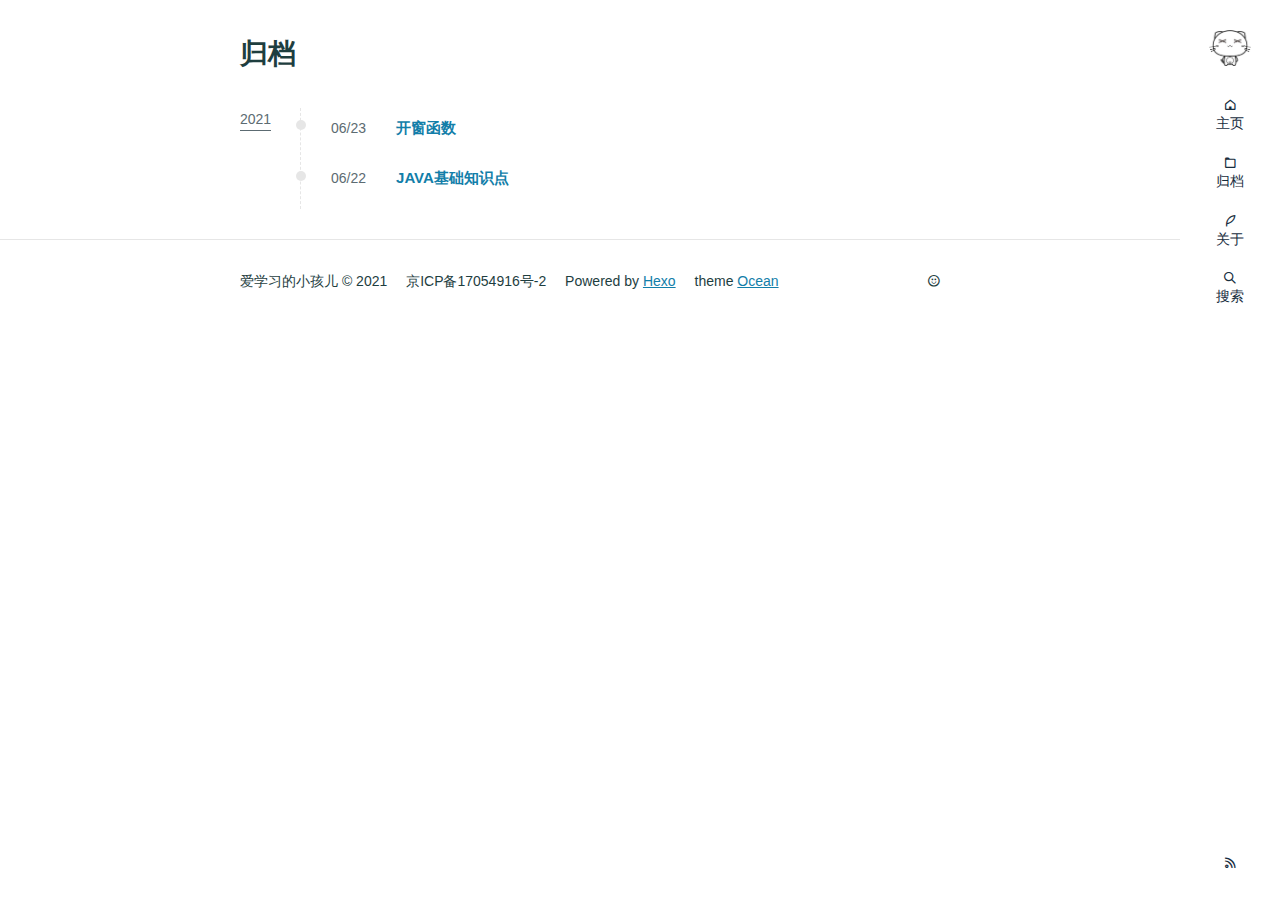
<file: archives/index.html>
<!DOCTYPE html>
<html lang="en">

<head>
  <meta charset="utf-8">
  
  
  <meta name="keywords" content="JAVA,MySQL">
  
  
  <meta name="description" content="学习笔记">
  
  <meta name="viewport" content="width=device-width, initial-scale=1, maximum-scale=1">
  <title>
    归档 |
    
    爱学习的小孩儿</title>
  
  <link rel="shortcut icon" href="/favicon.ico">
  
  
<link rel="stylesheet" href="/css/style.css">

  
  
<link rel="stylesheet" href="/fancybox/jquery.fancybox.min.css">

  
  
<script src="/js/pace.min.js"></script>

<meta name="generator" content="Hexo 5.4.0"><link rel="alternate" href="/atom.xml" title="爱学习的小孩儿" type="application/atom+xml">
</head>

<body>
  <main class="content">
    <section class="outer">
  <article class="articles">
    
    <h1 class="page-type-title">归档</h1>
    
  
  
  
  
  
  
  <div class="archives-wrap">
    <div class="archive-year-wrap">
      <a href="/archives/2021" class="archive-year">2021</a>
    </div>
    <div class="archives">
      
      <article class="archive-article archive-type-post">
  <div class="archive-article-inner">
    <header class="archive-article-header">
      <a href="/2021/06/23/%E5%BC%80%E7%AA%97%E5%87%BD%E6%95%B0/" class="archive-article-date">
  <time datetime="2021-06-23T14:34:30.000Z" itemprop="datePublished">06/23</time>
</a>
      

<h2 itemprop="name">
  <a class="archive-article-title" href="/2021/06/23/%E5%BC%80%E7%AA%97%E5%87%BD%E6%95%B0/">开窗函数</a>
</h2>



    </header>
    
    
  </div>
</article>
      
  
  
      <article class="archive-article archive-type-post">
  <div class="archive-article-inner">
    <header class="archive-article-header">
      <a href="/2021/06/22/JAVA%E5%9F%BA%E7%A1%80%E7%9F%A5%E8%AF%86%E7%82%B9/" class="archive-article-date">
  <time datetime="2021-06-22T13:54:47.000Z" itemprop="datePublished">06/22</time>
</a>
      

<h2 itemprop="name">
  <a class="archive-article-title" href="/2021/06/22/JAVA%E5%9F%BA%E7%A1%80%E7%9F%A5%E8%AF%86%E7%82%B9/">JAVA基础知识点</a>
</h2>



    </header>
    
    
  </div>
</article>
      
      
    </div>
  </div>
  
  

  
</section>
    <footer class="footer">
  <div class="outer">
    <div class="float-right">
      <ul class="list-inline">
  
  <li><i class="fe fe-smile-alt"></i> <span id="busuanzi_value_site_uv"></span></li>
  
</ul>
    </div>
    <ul class="list-inline">
      <li>爱学习的小孩儿 &copy; 2021</li>
      
        <li>京ICP备17054916号-2</li>
      
      <li>Powered by <a href="http://hexo.io/" target="_blank">Hexo</a></li>
      <li>theme  <a target="_blank" rel="noopener" href="https://github.com/zhwangart/hexo-theme-ocean">Ocean</a></li>
    </ul>
  </div>
</footer>
  </main>
  <aside class="sidebar">
    <button class="navbar-toggle"></button>
<nav class="navbar">
  
  <div class="logo">
    <a href="/"><img src="/images/hexo.svg" alt="爱学习的小孩儿"></a>
  </div>
  
  <ul class="nav nav-main">
    
    <li class="nav-item">
      <a class="nav-item-link" href="/">主页</a>
    </li>
    
    <li class="nav-item">
      <a class="nav-item-link" href="/archives">归档</a>
    </li>
    
    <li class="nav-item">
      <a class="nav-item-link" href="/about">关于</a>
    </li>
    
    <li class="nav-item">
      <a class="nav-item-link nav-item-search" title="搜索">
        <i class="fe fe-search"></i>
        搜索
      </a>
    </li>
  </ul>
</nav>
<nav class="navbar navbar-bottom">
  <ul class="nav">
    <li class="nav-item">
      <div class="totop" id="totop">
  <i class="fe fe-rocket"></i>
</div>
    </li>
    <li class="nav-item">
      
      <a class="nav-item-link" target="_blank" href="/atom.xml" title="RSS Feed">
        <i class="fe fe-feed"></i>
      </a>
      
    </li>
  </ul>
</nav>
<div class="search-form-wrap">
  <div class="local-search local-search-plugin">
  <input type="search" id="local-search-input" class="local-search-input" placeholder="Search...">
  <div id="local-search-result" class="local-search-result"></div>
</div>
</div>
  </aside>
  
<script src="/js/jquery-2.0.3.min.js"></script>


<script src="/js/jquery.justifiedGallery.min.js"></script>


<script src="/js/lazyload.min.js"></script>


<script src="/js/busuanzi-2.3.pure.min.js"></script>



<script src="/fancybox/jquery.fancybox.min.js"></script>




<script src="/js/copybtn.js"></script>






<script src="/js/ocean.js"></script>

</body>

</html>
</file>
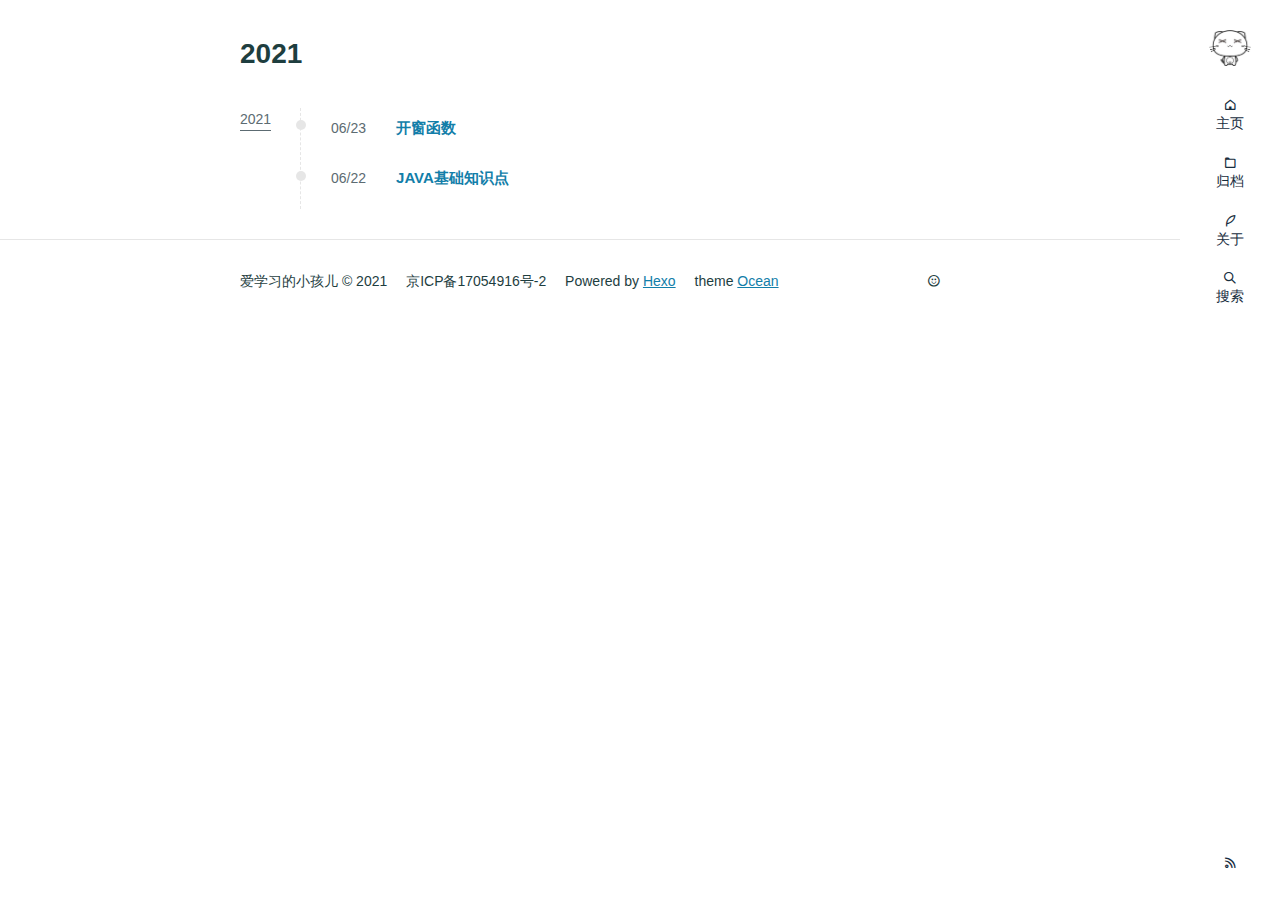
<file: archives/2021/index.html>
<!DOCTYPE html>
<html lang="en">

<head>
  <meta charset="utf-8">
  
  
  <meta name="keywords" content="JAVA,MySQL">
  
  
  <meta name="description" content="学习笔记">
  
  <meta name="viewport" content="width=device-width, initial-scale=1, maximum-scale=1">
  <title>
    归档: 2021 |
    
    爱学习的小孩儿</title>
  
  <link rel="shortcut icon" href="/favicon.ico">
  
  
<link rel="stylesheet" href="/css/style.css">

  
  
<link rel="stylesheet" href="/fancybox/jquery.fancybox.min.css">

  
  
<script src="/js/pace.min.js"></script>

<meta name="generator" content="Hexo 5.4.0"><link rel="alternate" href="/atom.xml" title="爱学习的小孩儿" type="application/atom+xml">
</head>

<body>
  <main class="content">
    <section class="outer">
  <article class="articles">
    
    <h1 class="page-type-title">2021</h1>
    
  
  
  
  
  
  
  <div class="archives-wrap">
    <div class="archive-year-wrap">
      <a href="/archives/2021" class="archive-year">2021</a>
    </div>
    <div class="archives">
      
      <article class="archive-article archive-type-post">
  <div class="archive-article-inner">
    <header class="archive-article-header">
      <a href="/2021/06/23/%E5%BC%80%E7%AA%97%E5%87%BD%E6%95%B0/" class="archive-article-date">
  <time datetime="2021-06-23T14:34:30.000Z" itemprop="datePublished">06/23</time>
</a>
      

<h2 itemprop="name">
  <a class="archive-article-title" href="/2021/06/23/%E5%BC%80%E7%AA%97%E5%87%BD%E6%95%B0/">开窗函数</a>
</h2>



    </header>
    
    
  </div>
</article>
      
  
  
      <article class="archive-article archive-type-post">
  <div class="archive-article-inner">
    <header class="archive-article-header">
      <a href="/2021/06/22/JAVA%E5%9F%BA%E7%A1%80%E7%9F%A5%E8%AF%86%E7%82%B9/" class="archive-article-date">
  <time datetime="2021-06-22T13:54:47.000Z" itemprop="datePublished">06/22</time>
</a>
      

<h2 itemprop="name">
  <a class="archive-article-title" href="/2021/06/22/JAVA%E5%9F%BA%E7%A1%80%E7%9F%A5%E8%AF%86%E7%82%B9/">JAVA基础知识点</a>
</h2>



    </header>
    
    
  </div>
</article>
      
      
    </div>
  </div>
  
  

  
</section>
    <footer class="footer">
  <div class="outer">
    <div class="float-right">
      <ul class="list-inline">
  
  <li><i class="fe fe-smile-alt"></i> <span id="busuanzi_value_site_uv"></span></li>
  
</ul>
    </div>
    <ul class="list-inline">
      <li>爱学习的小孩儿 &copy; 2021</li>
      
        <li>京ICP备17054916号-2</li>
      
      <li>Powered by <a href="http://hexo.io/" target="_blank">Hexo</a></li>
      <li>theme  <a target="_blank" rel="noopener" href="https://github.com/zhwangart/hexo-theme-ocean">Ocean</a></li>
    </ul>
  </div>
</footer>
  </main>
  <aside class="sidebar">
    <button class="navbar-toggle"></button>
<nav class="navbar">
  
  <div class="logo">
    <a href="/"><img src="/images/hexo.svg" alt="爱学习的小孩儿"></a>
  </div>
  
  <ul class="nav nav-main">
    
    <li class="nav-item">
      <a class="nav-item-link" href="/">主页</a>
    </li>
    
    <li class="nav-item">
      <a class="nav-item-link" href="/archives">归档</a>
    </li>
    
    <li class="nav-item">
      <a class="nav-item-link" href="/about">关于</a>
    </li>
    
    <li class="nav-item">
      <a class="nav-item-link nav-item-search" title="搜索">
        <i class="fe fe-search"></i>
        搜索
      </a>
    </li>
  </ul>
</nav>
<nav class="navbar navbar-bottom">
  <ul class="nav">
    <li class="nav-item">
      <div class="totop" id="totop">
  <i class="fe fe-rocket"></i>
</div>
    </li>
    <li class="nav-item">
      
      <a class="nav-item-link" target="_blank" href="/atom.xml" title="RSS Feed">
        <i class="fe fe-feed"></i>
      </a>
      
    </li>
  </ul>
</nav>
<div class="search-form-wrap">
  <div class="local-search local-search-plugin">
  <input type="search" id="local-search-input" class="local-search-input" placeholder="Search...">
  <div id="local-search-result" class="local-search-result"></div>
</div>
</div>
  </aside>
  
<script src="/js/jquery-2.0.3.min.js"></script>


<script src="/js/jquery.justifiedGallery.min.js"></script>


<script src="/js/lazyload.min.js"></script>


<script src="/js/busuanzi-2.3.pure.min.js"></script>



<script src="/fancybox/jquery.fancybox.min.js"></script>




<script src="/js/copybtn.js"></script>






<script src="/js/ocean.js"></script>

</body>

</html>
</file>
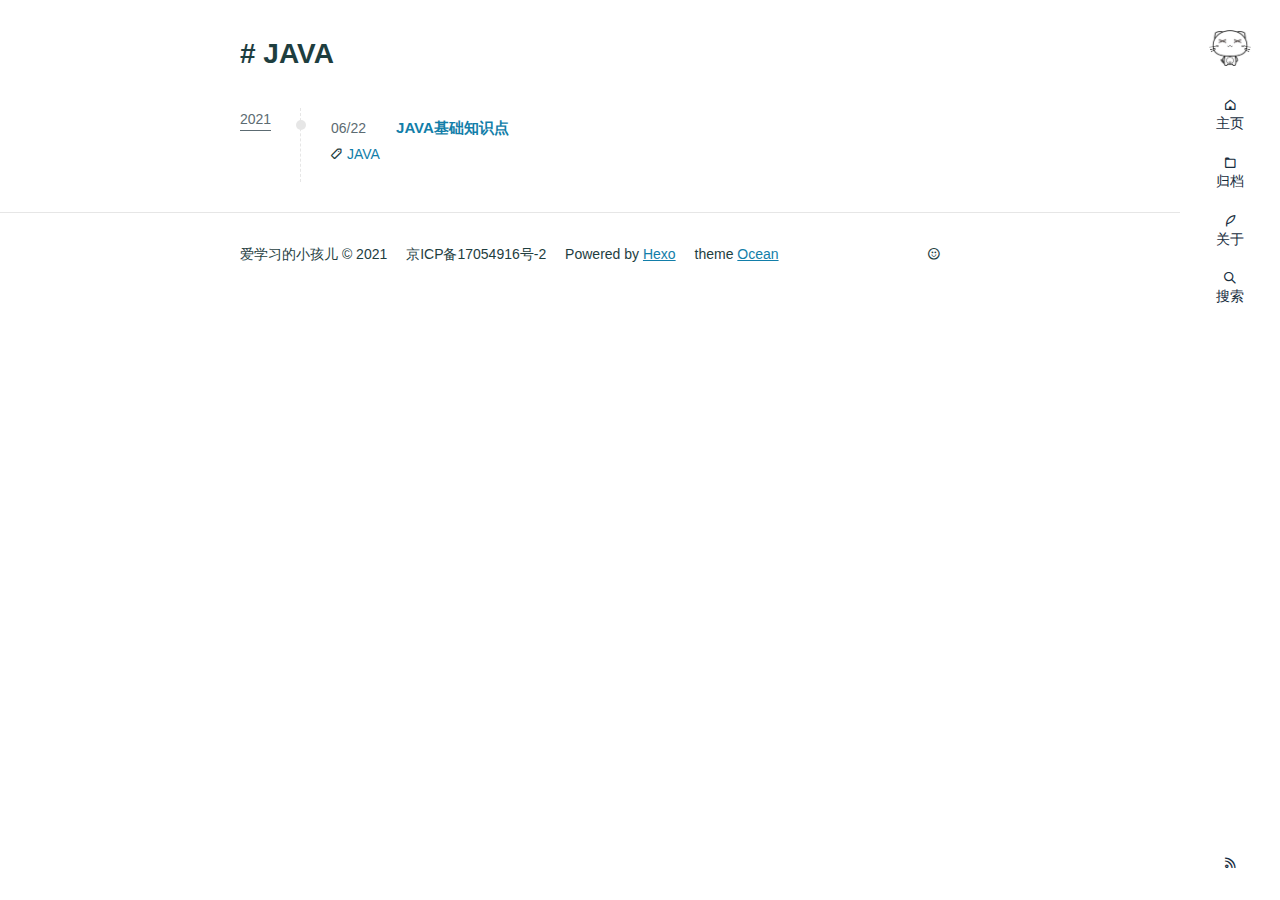
<file: tags/JAVA/index.html>
<!DOCTYPE html>
<html lang="en">

<head>
  <meta charset="utf-8">
  
  
  <meta name="keywords" content="JAVA,MySQL">
  
  
  <meta name="description" content="学习笔记">
  
  <meta name="viewport" content="width=device-width, initial-scale=1, maximum-scale=1">
  <title>
    Tag: JAVA |
    
    爱学习的小孩儿</title>
  
  <link rel="shortcut icon" href="/favicon.ico">
  
  
<link rel="stylesheet" href="/css/style.css">

  
  
<link rel="stylesheet" href="/fancybox/jquery.fancybox.min.css">

  
  
<script src="/js/pace.min.js"></script>

<meta name="generator" content="Hexo 5.4.0"><link rel="alternate" href="/atom.xml" title="爱学习的小孩儿" type="application/atom+xml">
</head>

<body>
  <main class="content">
    <section class="outer">
  <article class="articles">
    
    <h1 class="page-type-title">#&nbspJAVA</h1>
    
  
  
  
  
  
  
  <div class="archives-wrap">
    <div class="archive-year-wrap">
      <a href="/archives/2021" class="archive-year">2021</a>
    </div>
    <div class="archives">
      
      <article class="archive-article archive-type-post">
  <div class="archive-article-inner">
    <header class="archive-article-header">
      <a href="/2021/06/22/JAVA%E5%9F%BA%E7%A1%80%E7%9F%A5%E8%AF%86%E7%82%B9/" class="archive-article-date">
  <time datetime="2021-06-22T13:54:47.000Z" itemprop="datePublished">06/22</time>
</a>
      

<h2 itemprop="name">
  <a class="archive-article-title" href="/2021/06/22/JAVA%E5%9F%BA%E7%A1%80%E7%9F%A5%E8%AF%86%E7%82%B9/">JAVA基础知识点</a>
</h2>



    </header>
    
    
    
<ul class="article-tag-list" itemprop="keywords"><li class="article-tag-list-item"><a class="article-tag-list-link" href="/tags/JAVA/" rel="tag">JAVA</a></li></ul>

    
  </div>
</article>
      
      
    </div>
  </div>
  
  

  
</section>
    <footer class="footer">
  <div class="outer">
    <div class="float-right">
      <ul class="list-inline">
  
  <li><i class="fe fe-smile-alt"></i> <span id="busuanzi_value_site_uv"></span></li>
  
</ul>
    </div>
    <ul class="list-inline">
      <li>爱学习的小孩儿 &copy; 2021</li>
      
        <li>京ICP备17054916号-2</li>
      
      <li>Powered by <a href="http://hexo.io/" target="_blank">Hexo</a></li>
      <li>theme  <a target="_blank" rel="noopener" href="https://github.com/zhwangart/hexo-theme-ocean">Ocean</a></li>
    </ul>
  </div>
</footer>
  </main>
  <aside class="sidebar">
    <button class="navbar-toggle"></button>
<nav class="navbar">
  
  <div class="logo">
    <a href="/"><img src="/images/hexo.svg" alt="爱学习的小孩儿"></a>
  </div>
  
  <ul class="nav nav-main">
    
    <li class="nav-item">
      <a class="nav-item-link" href="/">主页</a>
    </li>
    
    <li class="nav-item">
      <a class="nav-item-link" href="/archives">归档</a>
    </li>
    
    <li class="nav-item">
      <a class="nav-item-link" href="/about">关于</a>
    </li>
    
    <li class="nav-item">
      <a class="nav-item-link nav-item-search" title="搜索">
        <i class="fe fe-search"></i>
        搜索
      </a>
    </li>
  </ul>
</nav>
<nav class="navbar navbar-bottom">
  <ul class="nav">
    <li class="nav-item">
      <div class="totop" id="totop">
  <i class="fe fe-rocket"></i>
</div>
    </li>
    <li class="nav-item">
      
      <a class="nav-item-link" target="_blank" href="/atom.xml" title="RSS Feed">
        <i class="fe fe-feed"></i>
      </a>
      
    </li>
  </ul>
</nav>
<div class="search-form-wrap">
  <div class="local-search local-search-plugin">
  <input type="search" id="local-search-input" class="local-search-input" placeholder="Search...">
  <div id="local-search-result" class="local-search-result"></div>
</div>
</div>
  </aside>
  
<script src="/js/jquery-2.0.3.min.js"></script>


<script src="/js/jquery.justifiedGallery.min.js"></script>


<script src="/js/lazyload.min.js"></script>


<script src="/js/busuanzi-2.3.pure.min.js"></script>



<script src="/fancybox/jquery.fancybox.min.js"></script>




<script src="/js/copybtn.js"></script>






<script src="/js/ocean.js"></script>

</body>

</html>
</file>
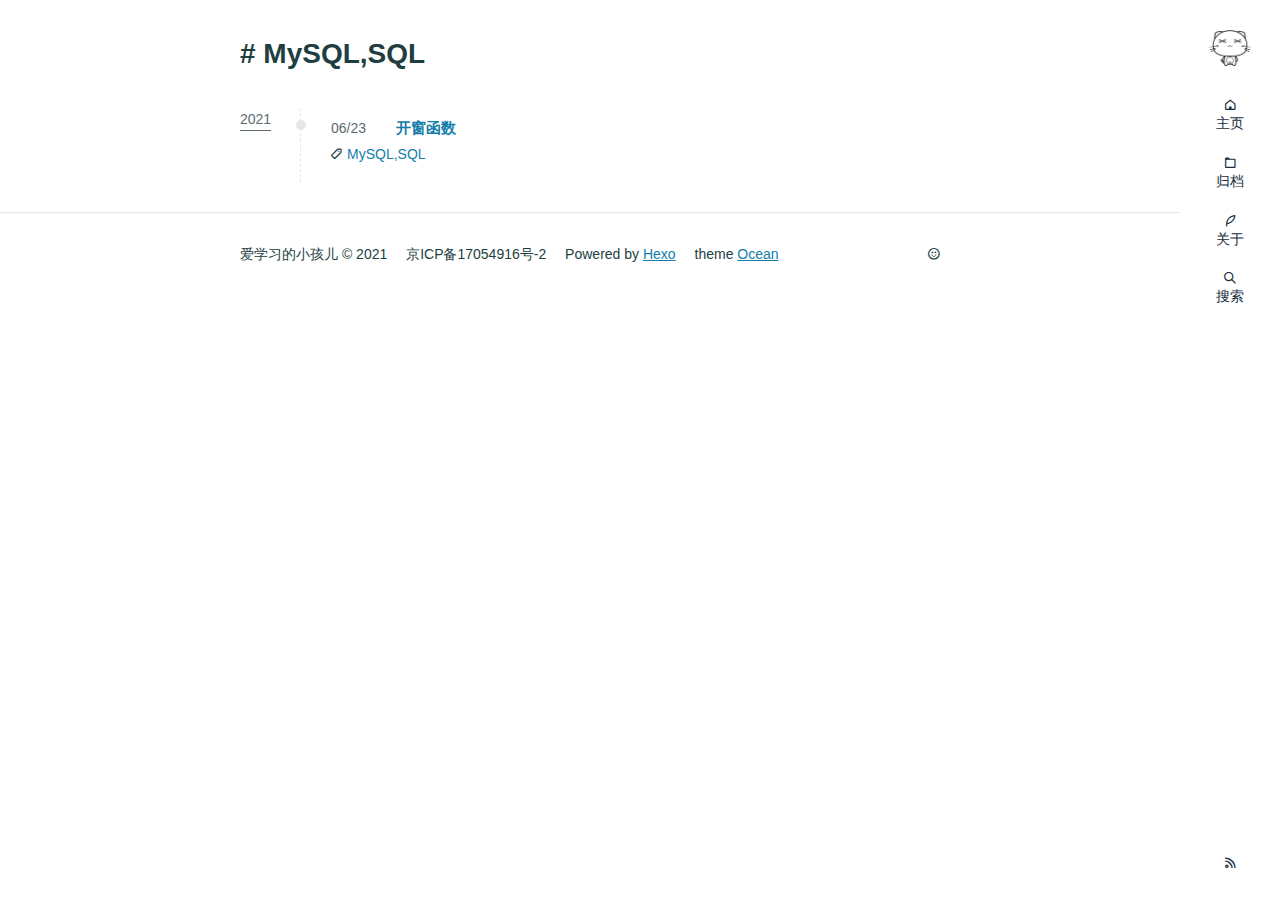
<file: tags/MySQL-SQL/index.html>
<!DOCTYPE html>
<html lang="en">

<head>
  <meta charset="utf-8">
  
  
  <meta name="keywords" content="JAVA,MySQL">
  
  
  <meta name="description" content="学习笔记">
  
  <meta name="viewport" content="width=device-width, initial-scale=1, maximum-scale=1">
  <title>
    Tag: MySQL,SQL |
    
    爱学习的小孩儿</title>
  
  <link rel="shortcut icon" href="/favicon.ico">
  
  
<link rel="stylesheet" href="/css/style.css">

  
  
<link rel="stylesheet" href="/fancybox/jquery.fancybox.min.css">

  
  
<script src="/js/pace.min.js"></script>

<meta name="generator" content="Hexo 5.4.0"><link rel="alternate" href="/atom.xml" title="爱学习的小孩儿" type="application/atom+xml">
</head>

<body>
  <main class="content">
    <section class="outer">
  <article class="articles">
    
    <h1 class="page-type-title">#&nbspMySQL,SQL</h1>
    
  
  
  
  
  
  
  <div class="archives-wrap">
    <div class="archive-year-wrap">
      <a href="/archives/2021" class="archive-year">2021</a>
    </div>
    <div class="archives">
      
      <article class="archive-article archive-type-post">
  <div class="archive-article-inner">
    <header class="archive-article-header">
      <a href="/2021/06/23/%E5%BC%80%E7%AA%97%E5%87%BD%E6%95%B0/" class="archive-article-date">
  <time datetime="2021-06-23T14:34:30.000Z" itemprop="datePublished">06/23</time>
</a>
      

<h2 itemprop="name">
  <a class="archive-article-title" href="/2021/06/23/%E5%BC%80%E7%AA%97%E5%87%BD%E6%95%B0/">开窗函数</a>
</h2>



    </header>
    
    
    
<ul class="article-tag-list" itemprop="keywords"><li class="article-tag-list-item"><a class="article-tag-list-link" href="/tags/MySQL-SQL/" rel="tag">MySQL,SQL</a></li></ul>

    
  </div>
</article>
      
      
    </div>
  </div>
  
  

  
</section>
    <footer class="footer">
  <div class="outer">
    <div class="float-right">
      <ul class="list-inline">
  
  <li><i class="fe fe-smile-alt"></i> <span id="busuanzi_value_site_uv"></span></li>
  
</ul>
    </div>
    <ul class="list-inline">
      <li>爱学习的小孩儿 &copy; 2021</li>
      
        <li>京ICP备17054916号-2</li>
      
      <li>Powered by <a href="http://hexo.io/" target="_blank">Hexo</a></li>
      <li>theme  <a target="_blank" rel="noopener" href="https://github.com/zhwangart/hexo-theme-ocean">Ocean</a></li>
    </ul>
  </div>
</footer>
  </main>
  <aside class="sidebar">
    <button class="navbar-toggle"></button>
<nav class="navbar">
  
  <div class="logo">
    <a href="/"><img src="/images/hexo.svg" alt="爱学习的小孩儿"></a>
  </div>
  
  <ul class="nav nav-main">
    
    <li class="nav-item">
      <a class="nav-item-link" href="/">主页</a>
    </li>
    
    <li class="nav-item">
      <a class="nav-item-link" href="/archives">归档</a>
    </li>
    
    <li class="nav-item">
      <a class="nav-item-link" href="/about">关于</a>
    </li>
    
    <li class="nav-item">
      <a class="nav-item-link nav-item-search" title="搜索">
        <i class="fe fe-search"></i>
        搜索
      </a>
    </li>
  </ul>
</nav>
<nav class="navbar navbar-bottom">
  <ul class="nav">
    <li class="nav-item">
      <div class="totop" id="totop">
  <i class="fe fe-rocket"></i>
</div>
    </li>
    <li class="nav-item">
      
      <a class="nav-item-link" target="_blank" href="/atom.xml" title="RSS Feed">
        <i class="fe fe-feed"></i>
      </a>
      
    </li>
  </ul>
</nav>
<div class="search-form-wrap">
  <div class="local-search local-search-plugin">
  <input type="search" id="local-search-input" class="local-search-input" placeholder="Search...">
  <div id="local-search-result" class="local-search-result"></div>
</div>
</div>
  </aside>
  
<script src="/js/jquery-2.0.3.min.js"></script>


<script src="/js/jquery.justifiedGallery.min.js"></script>


<script src="/js/lazyload.min.js"></script>


<script src="/js/busuanzi-2.3.pure.min.js"></script>



<script src="/fancybox/jquery.fancybox.min.js"></script>




<script src="/js/copybtn.js"></script>






<script src="/js/ocean.js"></script>

</body>

</html>
</file>
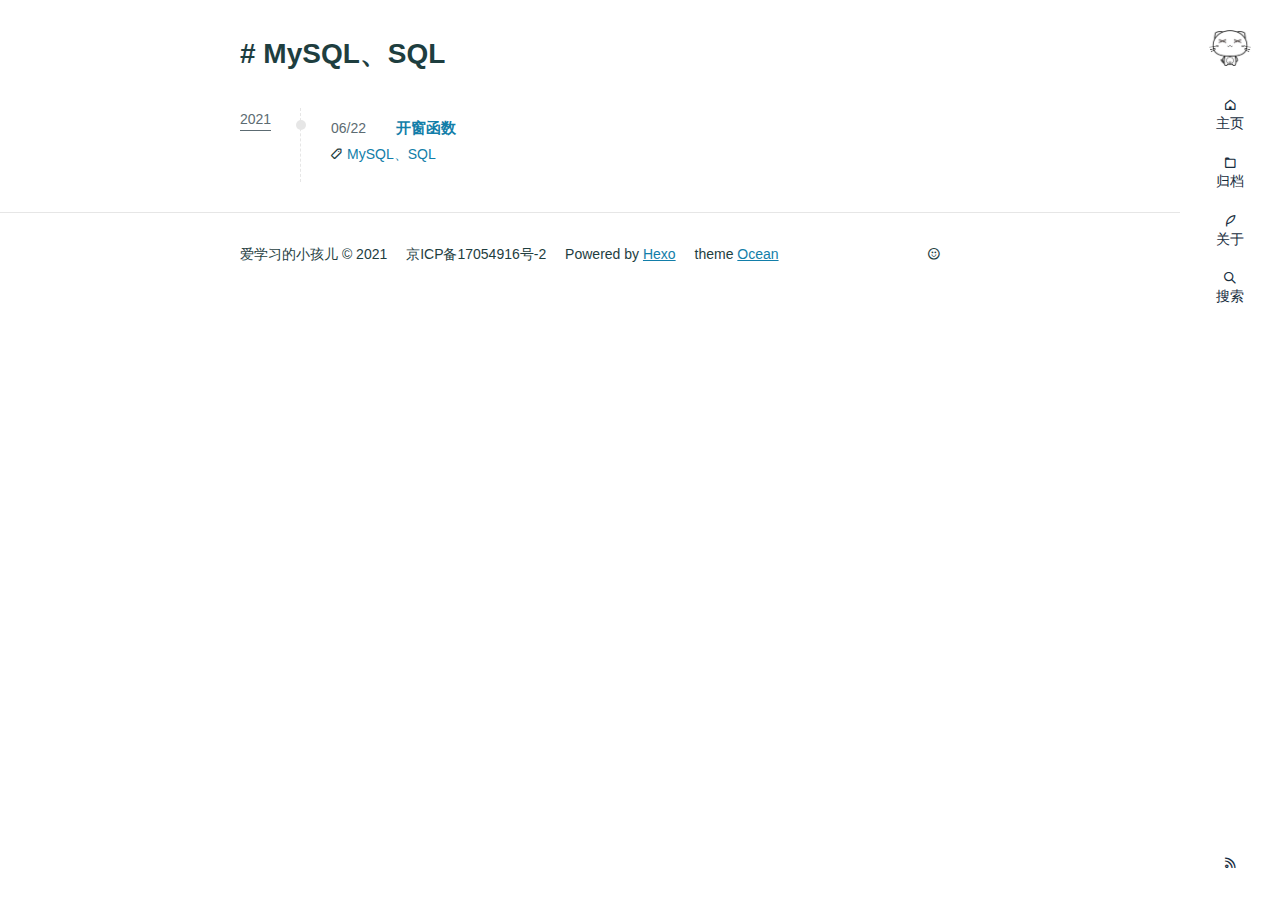
<file: tags/MySQL、SQL/index.html>
<!DOCTYPE html>
<html lang="en">

<head>
  <meta charset="utf-8">
  
  
  <meta name="keywords" content="JAVA,MySQL">
  
  
  <meta name="description" content="学习笔记">
  
  <meta name="viewport" content="width=device-width, initial-scale=1, maximum-scale=1">
  <title>
    Tag: MySQL、SQL |
    
    爱学习的小孩儿</title>
  
  <link rel="shortcut icon" href="/favicon.ico">
  
  
<link rel="stylesheet" href="/css/style.css">

  
  
<link rel="stylesheet" href="/fancybox/jquery.fancybox.min.css">

  
  
<script src="/js/pace.min.js"></script>

<meta name="generator" content="Hexo 5.4.0"><link rel="alternate" href="/atom.xml" title="爱学习的小孩儿" type="application/atom+xml">
</head>

<body>
  <main class="content">
    <section class="outer">
  <article class="articles">
    
    <h1 class="page-type-title">#&nbspMySQL、SQL</h1>
    
  
  
  
  
  
  
  <div class="archives-wrap">
    <div class="archive-year-wrap">
      <a href="/archives/2021" class="archive-year">2021</a>
    </div>
    <div class="archives">
      
      <article class="archive-article archive-type-post">
  <div class="archive-article-inner">
    <header class="archive-article-header">
      <a href="/2021/06/22/%E5%BC%80%E7%AA%97%E5%87%BD%E6%95%B0/" class="archive-article-date">
  <time datetime="2021-06-22T14:10:53.000Z" itemprop="datePublished">06/22</time>
</a>
      

<h2 itemprop="name">
  <a class="archive-article-title" href="/2021/06/22/%E5%BC%80%E7%AA%97%E5%87%BD%E6%95%B0/">开窗函数</a>
</h2>



    </header>
    
    
    
<ul class="article-tag-list" itemprop="keywords"><li class="article-tag-list-item"><a class="article-tag-list-link" href="/tags/MySQL%E3%80%81SQL/" rel="tag">MySQL、SQL</a></li></ul>

    
  </div>
</article>
      
      
    </div>
  </div>
  
  

  
</section>
    <footer class="footer">
  <div class="outer">
    <div class="float-right">
      <ul class="list-inline">
  
  <li><i class="fe fe-smile-alt"></i> <span id="busuanzi_value_site_uv"></span></li>
  
</ul>
    </div>
    <ul class="list-inline">
      <li>爱学习的小孩儿 &copy; 2021</li>
      
        <li>京ICP备17054916号-2</li>
      
      <li>Powered by <a href="http://hexo.io/" target="_blank">Hexo</a></li>
      <li>theme  <a target="_blank" rel="noopener" href="https://github.com/zhwangart/hexo-theme-ocean">Ocean</a></li>
    </ul>
  </div>
</footer>
  </main>
  <aside class="sidebar">
    <button class="navbar-toggle"></button>
<nav class="navbar">
  
  <div class="logo">
    <a href="/"><img src="/images/hexo.svg" alt="爱学习的小孩儿"></a>
  </div>
  
  <ul class="nav nav-main">
    
    <li class="nav-item">
      <a class="nav-item-link" href="/">主页</a>
    </li>
    
    <li class="nav-item">
      <a class="nav-item-link" href="/archives">归档</a>
    </li>
    
    <li class="nav-item">
      <a class="nav-item-link" href="/about">关于</a>
    </li>
    
    <li class="nav-item">
      <a class="nav-item-link nav-item-search" title="搜索">
        <i class="fe fe-search"></i>
        搜索
      </a>
    </li>
  </ul>
</nav>
<nav class="navbar navbar-bottom">
  <ul class="nav">
    <li class="nav-item">
      <div class="totop" id="totop">
  <i class="fe fe-rocket"></i>
</div>
    </li>
    <li class="nav-item">
      
      <a class="nav-item-link" target="_blank" href="/atom.xml" title="RSS Feed">
        <i class="fe fe-feed"></i>
      </a>
      
    </li>
  </ul>
</nav>
<div class="search-form-wrap">
  <div class="local-search local-search-plugin">
  <input type="search" id="local-search-input" class="local-search-input" placeholder="Search...">
  <div id="local-search-result" class="local-search-result"></div>
</div>
</div>
  </aside>
  
<script src="/js/jquery-2.0.3.min.js"></script>


<script src="/js/jquery.justifiedGallery.min.js"></script>


<script src="/js/lazyload.min.js"></script>


<script src="/js/busuanzi-2.3.pure.min.js"></script>



<script src="/fancybox/jquery.fancybox.min.js"></script>




<script src="/js/copybtn.js"></script>






<script src="/js/ocean.js"></script>

</body>

</html>
</file>
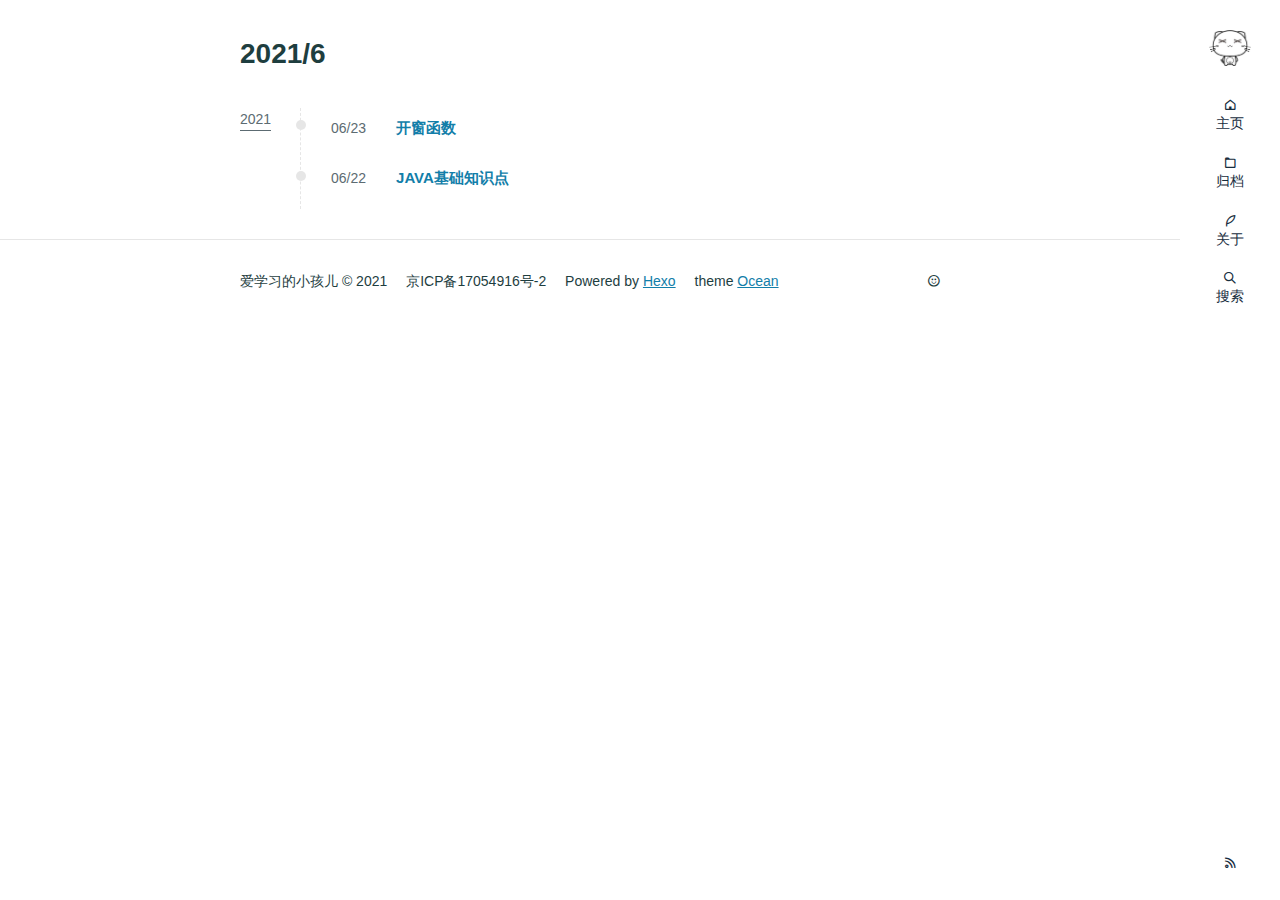
<file: archives/2021/06/index.html>
<!DOCTYPE html>
<html lang="en">

<head>
  <meta charset="utf-8">
  
  
  <meta name="keywords" content="JAVA,MySQL">
  
  
  <meta name="description" content="学习笔记">
  
  <meta name="viewport" content="width=device-width, initial-scale=1, maximum-scale=1">
  <title>
    归档: 2021/6 |
    
    爱学习的小孩儿</title>
  
  <link rel="shortcut icon" href="/favicon.ico">
  
  
<link rel="stylesheet" href="/css/style.css">

  
  
<link rel="stylesheet" href="/fancybox/jquery.fancybox.min.css">

  
  
<script src="/js/pace.min.js"></script>

<meta name="generator" content="Hexo 5.4.0"><link rel="alternate" href="/atom.xml" title="爱学习的小孩儿" type="application/atom+xml">
</head>

<body>
  <main class="content">
    <section class="outer">
  <article class="articles">
    
    <h1 class="page-type-title">2021/6</h1>
    
  
  
  
  
  
  
  <div class="archives-wrap">
    <div class="archive-year-wrap">
      <a href="/archives/2021" class="archive-year">2021</a>
    </div>
    <div class="archives">
      
      <article class="archive-article archive-type-post">
  <div class="archive-article-inner">
    <header class="archive-article-header">
      <a href="/2021/06/23/%E5%BC%80%E7%AA%97%E5%87%BD%E6%95%B0/" class="archive-article-date">
  <time datetime="2021-06-23T14:34:30.000Z" itemprop="datePublished">06/23</time>
</a>
      

<h2 itemprop="name">
  <a class="archive-article-title" href="/2021/06/23/%E5%BC%80%E7%AA%97%E5%87%BD%E6%95%B0/">开窗函数</a>
</h2>



    </header>
    
    
  </div>
</article>
      
  
  
      <article class="archive-article archive-type-post">
  <div class="archive-article-inner">
    <header class="archive-article-header">
      <a href="/2021/06/22/JAVA%E5%9F%BA%E7%A1%80%E7%9F%A5%E8%AF%86%E7%82%B9/" class="archive-article-date">
  <time datetime="2021-06-22T13:54:47.000Z" itemprop="datePublished">06/22</time>
</a>
      

<h2 itemprop="name">
  <a class="archive-article-title" href="/2021/06/22/JAVA%E5%9F%BA%E7%A1%80%E7%9F%A5%E8%AF%86%E7%82%B9/">JAVA基础知识点</a>
</h2>



    </header>
    
    
  </div>
</article>
      
      
    </div>
  </div>
  
  

  
</section>
    <footer class="footer">
  <div class="outer">
    <div class="float-right">
      <ul class="list-inline">
  
  <li><i class="fe fe-smile-alt"></i> <span id="busuanzi_value_site_uv"></span></li>
  
</ul>
    </div>
    <ul class="list-inline">
      <li>爱学习的小孩儿 &copy; 2021</li>
      
        <li>京ICP备17054916号-2</li>
      
      <li>Powered by <a href="http://hexo.io/" target="_blank">Hexo</a></li>
      <li>theme  <a target="_blank" rel="noopener" href="https://github.com/zhwangart/hexo-theme-ocean">Ocean</a></li>
    </ul>
  </div>
</footer>
  </main>
  <aside class="sidebar">
    <button class="navbar-toggle"></button>
<nav class="navbar">
  
  <div class="logo">
    <a href="/"><img src="/images/hexo.svg" alt="爱学习的小孩儿"></a>
  </div>
  
  <ul class="nav nav-main">
    
    <li class="nav-item">
      <a class="nav-item-link" href="/">主页</a>
    </li>
    
    <li class="nav-item">
      <a class="nav-item-link" href="/archives">归档</a>
    </li>
    
    <li class="nav-item">
      <a class="nav-item-link" href="/about">关于</a>
    </li>
    
    <li class="nav-item">
      <a class="nav-item-link nav-item-search" title="搜索">
        <i class="fe fe-search"></i>
        搜索
      </a>
    </li>
  </ul>
</nav>
<nav class="navbar navbar-bottom">
  <ul class="nav">
    <li class="nav-item">
      <div class="totop" id="totop">
  <i class="fe fe-rocket"></i>
</div>
    </li>
    <li class="nav-item">
      
      <a class="nav-item-link" target="_blank" href="/atom.xml" title="RSS Feed">
        <i class="fe fe-feed"></i>
      </a>
      
    </li>
  </ul>
</nav>
<div class="search-form-wrap">
  <div class="local-search local-search-plugin">
  <input type="search" id="local-search-input" class="local-search-input" placeholder="Search...">
  <div id="local-search-result" class="local-search-result"></div>
</div>
</div>
  </aside>
  
<script src="/js/jquery-2.0.3.min.js"></script>


<script src="/js/jquery.justifiedGallery.min.js"></script>


<script src="/js/lazyload.min.js"></script>


<script src="/js/busuanzi-2.3.pure.min.js"></script>



<script src="/fancybox/jquery.fancybox.min.js"></script>




<script src="/js/copybtn.js"></script>






<script src="/js/ocean.js"></script>

</body>

</html>
</file>
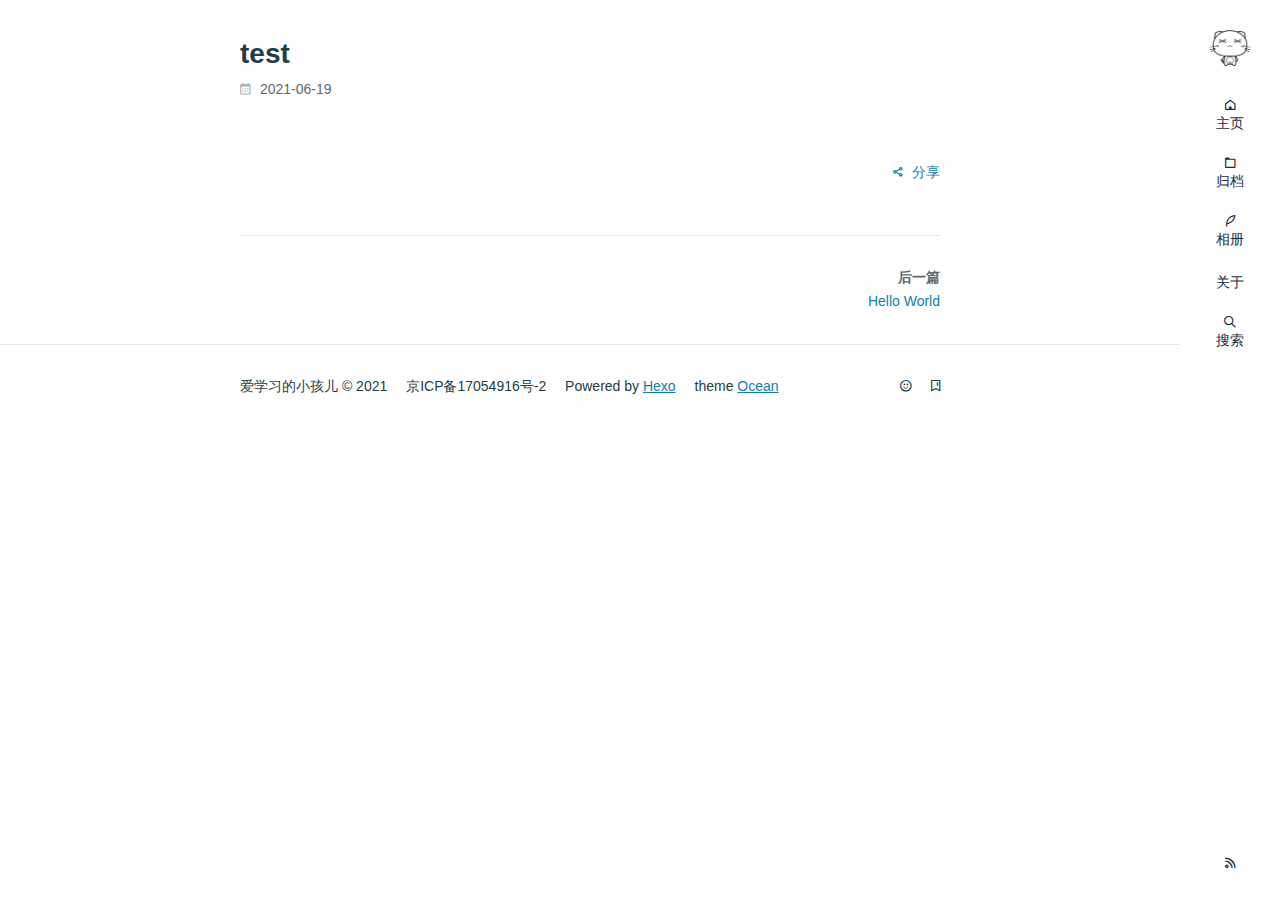
<file: 2021/06/19/test/index.html>
<!DOCTYPE html>
<html lang="en">

<head>
  <meta charset="utf-8">
  
  
  <meta name="keywords" content="JAVA,MySQL">
  
  
  <meta name="description" content="学习笔记">
  
  <meta name="viewport" content="width=device-width, initial-scale=1, maximum-scale=1">
  <title>
    test |
    
    爱学习的小孩儿</title>
  
  <link rel="shortcut icon" href="/favicon.ico">
  
  
<link rel="stylesheet" href="/css/style.css">

  
  
<link rel="stylesheet" href="/fancybox/jquery.fancybox.min.css">

  
  
<script src="/js/pace.min.js"></script>

<meta name="generator" content="Hexo 5.4.0"><link rel="alternate" href="/atom.xml" title="爱学习的小孩儿" type="application/atom+xml">
</head>

<body>
  <main class="content">
    <section class="outer">
  <article id="post-test" class="article article-type-post" itemscope
  itemprop="blogPost" data-scroll-reveal>

  <div class="article-inner">
    
    <header class="article-header">
      

<h1 class="article-title" itemprop="name">
  test
</h1>



    </header>
    

    
    <div class="article-meta">
      <a href="/2021/06/19/test/" class="article-date">
  <time datetime="2021-06-19T07:43:36.000Z" itemprop="datePublished">2021-06-19</time>
</a>
      
    </div>
    

    
    
    

    <div class="article-entry" itemprop="articleBody">
      
      
      
      
      
    </div>
    <footer class="article-footer">
      <a data-url="https://cyh0902.github.io/2021/06/19/test/" data-id="ckq82zyts000224vtdhko3apw" class="article-share-link">
        分享
      </a>
      
    </footer>

  </div>

  
  
<nav class="article-nav">
  
  
  <a href="/2021/06/19/hello-world/" class="article-nav-link">
    <strong class="article-nav-caption">后一篇</strong>
    <div class="article-nav-title">Hello World</div>
  </a>
  
</nav>

  

  
  
  
  

</article>
</section>
    <footer class="footer">
  <div class="outer">
    <div class="float-right">
      <ul class="list-inline">
  
  <li><i class="fe fe-smile-alt"></i> <span id="busuanzi_value_site_uv"></span></li>
  
  <li><i class="fe fe-bookmark"></i> <span id="busuanzi_value_page_pv"></span></li>
  
</ul>
    </div>
    <ul class="list-inline">
      <li>爱学习的小孩儿 &copy; 2021</li>
      
        <li>京ICP备17054916号-2</li>
      
      <li>Powered by <a href="http://hexo.io/" target="_blank">Hexo</a></li>
      <li>theme  <a target="_blank" rel="noopener" href="https://github.com/zhwangart/hexo-theme-ocean">Ocean</a></li>
    </ul>
  </div>
</footer>
  </main>
  <aside class="sidebar">
    <button class="navbar-toggle"></button>
<nav class="navbar">
  
  <div class="logo">
    <a href="/"><img src="/images/hexo.svg" alt="爱学习的小孩儿"></a>
  </div>
  
  <ul class="nav nav-main">
    
    <li class="nav-item">
      <a class="nav-item-link" href="/">主页</a>
    </li>
    
    <li class="nav-item">
      <a class="nav-item-link" href="/archives">归档</a>
    </li>
    
    <li class="nav-item">
      <a class="nav-item-link" href="/gallery">相册</a>
    </li>
    
    <li class="nav-item">
      <a class="nav-item-link" href="/about">关于</a>
    </li>
    
    <li class="nav-item">
      <a class="nav-item-link nav-item-search" title="搜索">
        <i class="fe fe-search"></i>
        搜索
      </a>
    </li>
  </ul>
</nav>
<nav class="navbar navbar-bottom">
  <ul class="nav">
    <li class="nav-item">
      <div class="totop" id="totop">
  <i class="fe fe-rocket"></i>
</div>
    </li>
    <li class="nav-item">
      
      <a class="nav-item-link" target="_blank" href="/atom.xml" title="RSS Feed">
        <i class="fe fe-feed"></i>
      </a>
      
    </li>
  </ul>
</nav>
<div class="search-form-wrap">
  <div class="local-search local-search-plugin">
  <input type="search" id="local-search-input" class="local-search-input" placeholder="Search...">
  <div id="local-search-result" class="local-search-result"></div>
</div>
</div>
  </aside>
  
<script src="/js/jquery-2.0.3.min.js"></script>


<script src="/js/jquery.justifiedGallery.min.js"></script>


<script src="/js/lazyload.min.js"></script>


<script src="/js/busuanzi-2.3.pure.min.js"></script>



<script src="/fancybox/jquery.fancybox.min.js"></script>




<script src="/js/copybtn.js"></script>





<script src="/js/tocbot.min.js"></script>

<script>
  // Tocbot_v4.7.0  http://tscanlin.github.io/tocbot/
  tocbot.init({
    tocSelector: '.tocbot',
    contentSelector: '.article-entry',
    headingSelector: 'h1, h2, h3, h4, h5, h6',
    hasInnerContainers: true,
    scrollSmooth: true,
    positionFixedSelector: '.tocbot',
    positionFixedClass: 'is-position-fixed',
    fixedSidebarOffset: 'auto',
  });
</script>



<script src="/js/ocean.js"></script>

</body>

</html>
</file>
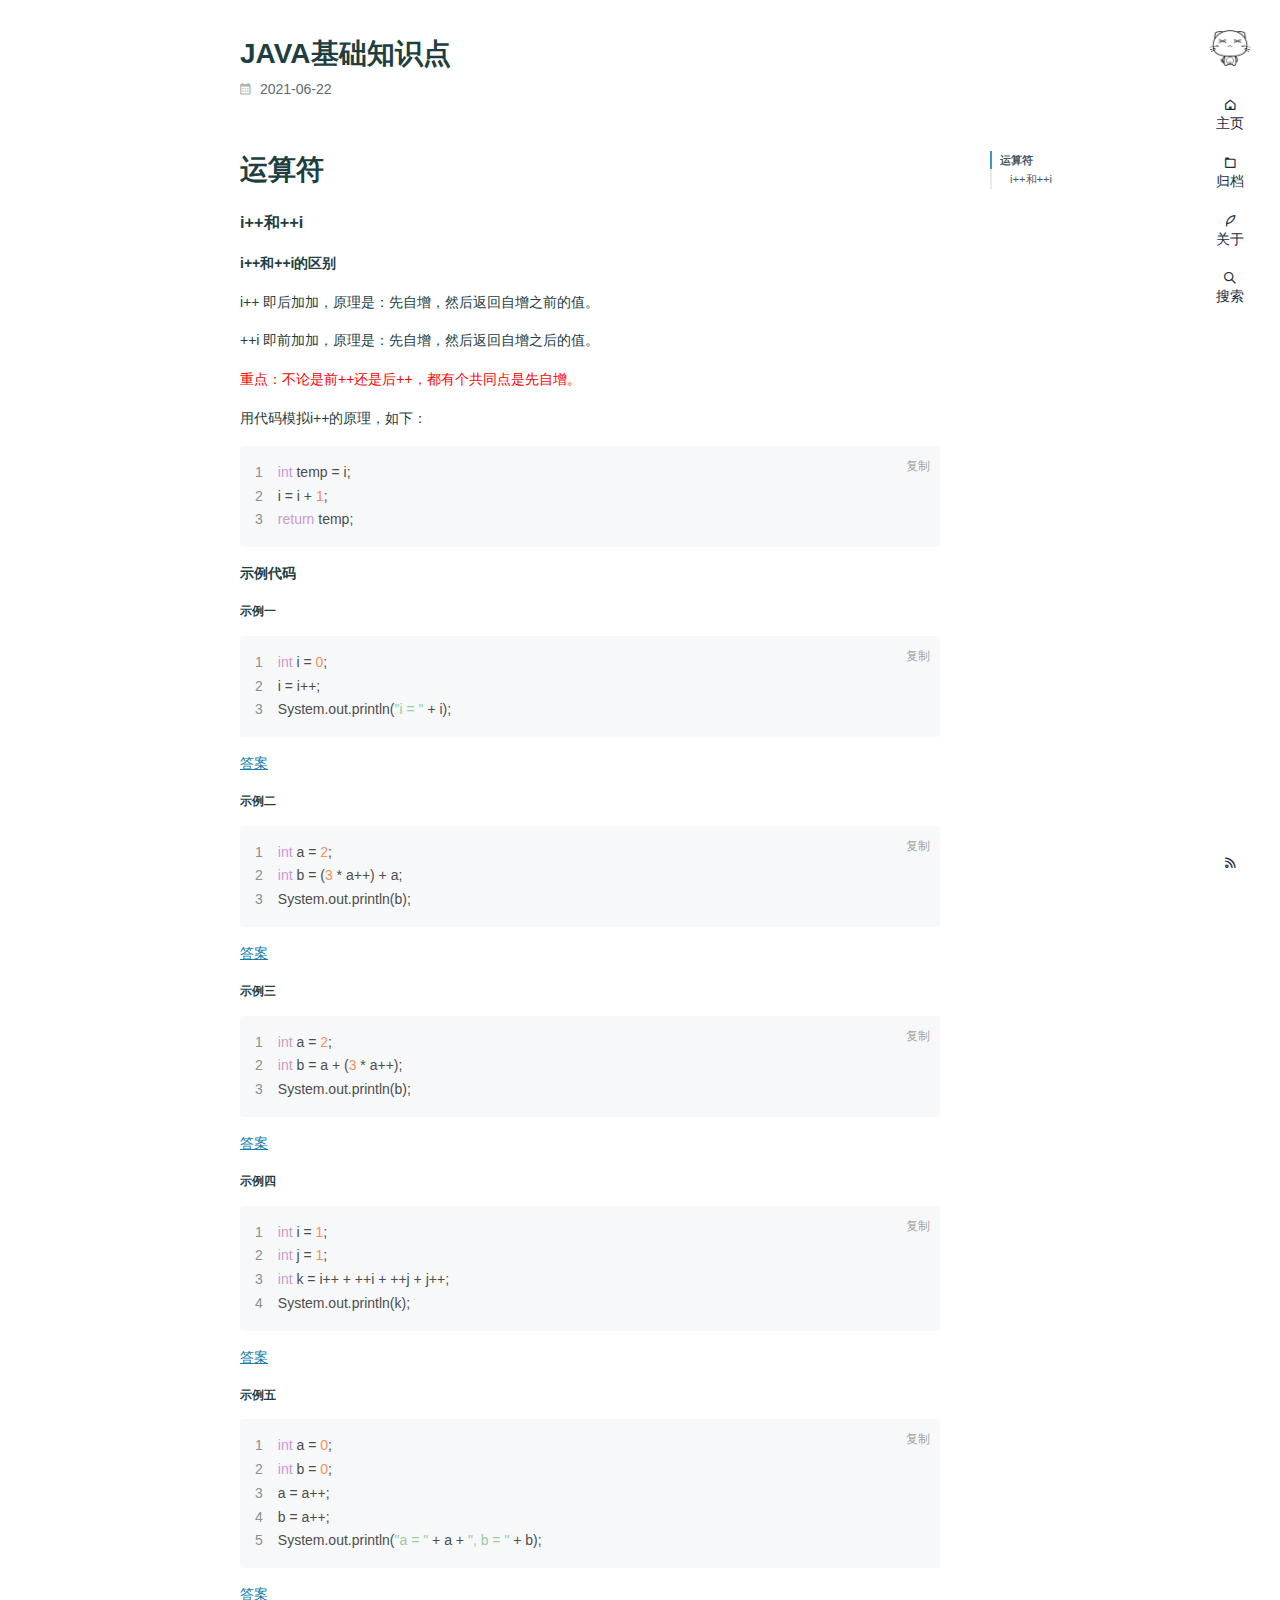
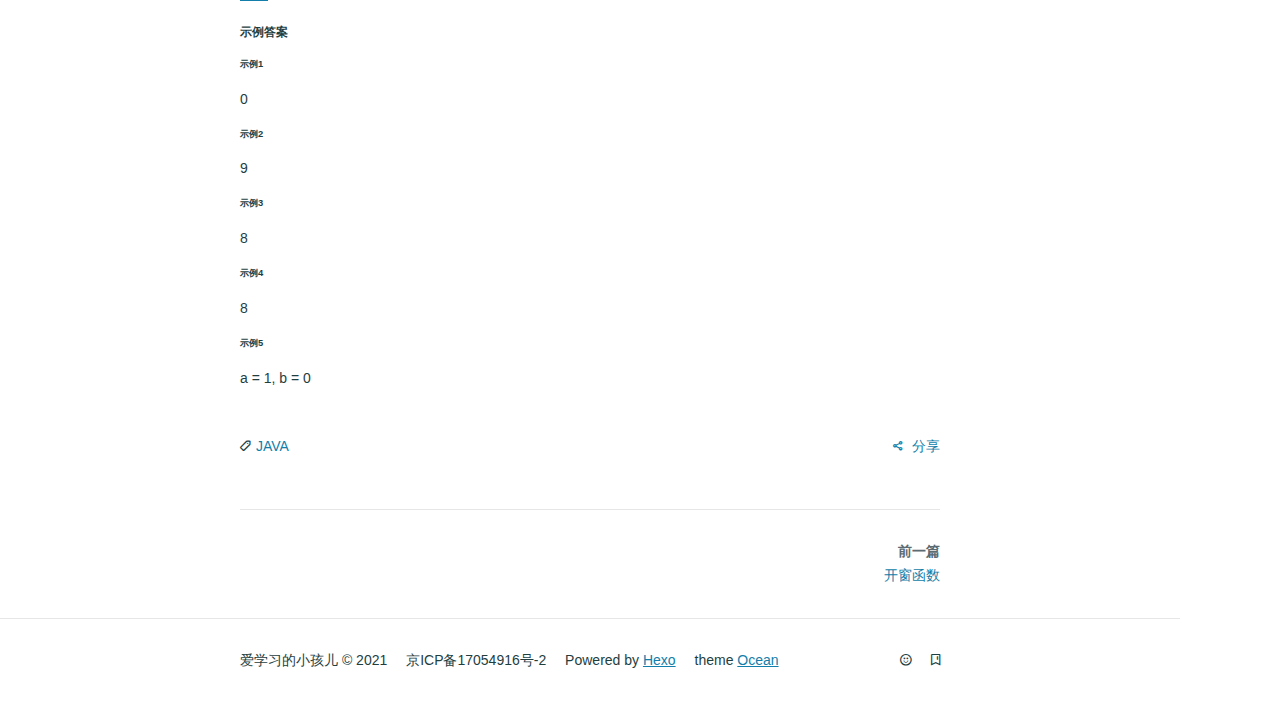
<file: 2021/06/22/JAVA基础知识点/index.html>
<!DOCTYPE html>
<html lang="en">

<head>
  <meta charset="utf-8">
  
  
  <meta name="keywords" content="JAVA,MySQL">
  
  
  <meta name="description" content="学习笔记">
  
  <meta name="viewport" content="width=device-width, initial-scale=1, maximum-scale=1">
  <title>
    JAVA基础知识点 |
    
    爱学习的小孩儿</title>
  
  <link rel="shortcut icon" href="/favicon.ico">
  
  
<link rel="stylesheet" href="/css/style.css">

  
  
<link rel="stylesheet" href="/fancybox/jquery.fancybox.min.css">

  
  
<script src="/js/pace.min.js"></script>

<meta name="generator" content="Hexo 5.4.0"><link rel="alternate" href="/atom.xml" title="爱学习的小孩儿" type="application/atom+xml">
</head>

<body>
  <main class="content">
    <section class="outer">
  <article id="post-JAVA基础知识点" class="article article-type-post" itemscope
  itemprop="blogPost" data-scroll-reveal>

  <div class="article-inner">
    
    <header class="article-header">
      

<h1 class="article-title" itemprop="name">
  JAVA基础知识点
</h1>



    </header>
    

    
    <div class="article-meta">
      <a href="/2021/06/22/JAVA%E5%9F%BA%E7%A1%80%E7%9F%A5%E8%AF%86%E7%82%B9/" class="article-date">
  <time datetime="2021-06-22T13:54:47.000Z" itemprop="datePublished">2021-06-22</time>
</a>
      
    </div>
    

    
    
<div class="tocbot"></div>

    

    <div class="article-entry" itemprop="articleBody">
      
      
      
      <h1 id="运算符"><a href="#运算符" class="headerlink" title="运算符"></a>运算符</h1><h3 id="i-和-i"><a href="#i-和-i" class="headerlink" title="i++和++i"></a>i++和++i</h3><h4 id="i-和-i的区别"><a href="#i-和-i的区别" class="headerlink" title="i++和++i的区别"></a>i++和++i的区别</h4><p>i++ 即后加加，原理是：先自增，然后返回自增之前的值。</p>
<p>++i 即前加加，原理是：先自增，然后返回自增之后的值。</p>
<p><font color="#FF0000">重点：不论是前++还是后++，都有个共同点是先自增。</font></p>
<p>用代码模拟i++的原理，如下：</p>
<figure class="highlight java"><table><tr><td class="gutter"><pre><span class="line">1</span><br><span class="line">2</span><br><span class="line">3</span><br></pre></td><td class="code"><pre><span class="line"><span class="keyword">int</span> temp = i;</span><br><span class="line">i = i + <span class="number">1</span>;</span><br><span class="line"><span class="keyword">return</span> temp;  </span><br></pre></td></tr></table></figure>

<h4 id="示例代码"><a href="#示例代码" class="headerlink" title="示例代码"></a>示例代码</h4><h5 id="示例一"><a href="#示例一" class="headerlink" title="示例一"></a>示例一</h5><figure class="highlight java"><table><tr><td class="gutter"><pre><span class="line">1</span><br><span class="line">2</span><br><span class="line">3</span><br></pre></td><td class="code"><pre><span class="line"><span class="keyword">int</span> i = <span class="number">0</span>;</span><br><span class="line">i = i++; </span><br><span class="line">System.out.println(<span class="string">&quot;i = &quot;</span> + i); </span><br></pre></td></tr></table></figure>
<p><a href="#%E7%A4%BA%E4%BE%8B1">答案</a></p>
<h5 id="示例二"><a href="#示例二" class="headerlink" title="示例二"></a>示例二</h5><figure class="highlight java"><table><tr><td class="gutter"><pre><span class="line">1</span><br><span class="line">2</span><br><span class="line">3</span><br></pre></td><td class="code"><pre><span class="line"><span class="keyword">int</span> a = <span class="number">2</span>; </span><br><span class="line"><span class="keyword">int</span> b = (<span class="number">3</span> * a++) + a;</span><br><span class="line">System.out.println(b);</span><br></pre></td></tr></table></figure>
<p><a href="#%E7%A4%BA%E4%BE%8B2">答案</a></p>
<h5 id="示例三"><a href="#示例三" class="headerlink" title="示例三"></a>示例三</h5><figure class="highlight java"><table><tr><td class="gutter"><pre><span class="line">1</span><br><span class="line">2</span><br><span class="line">3</span><br></pre></td><td class="code"><pre><span class="line"><span class="keyword">int</span> a = <span class="number">2</span>; </span><br><span class="line"><span class="keyword">int</span> b = a + (<span class="number">3</span> * a++);</span><br><span class="line">System.out.println(b);</span><br></pre></td></tr></table></figure>
<p><a href="#%E7%A4%BA%E4%BE%8B3">答案</a></p>
<h5 id="示例四"><a href="#示例四" class="headerlink" title="示例四"></a>示例四</h5><figure class="highlight java"><table><tr><td class="gutter"><pre><span class="line">1</span><br><span class="line">2</span><br><span class="line">3</span><br><span class="line">4</span><br></pre></td><td class="code"><pre><span class="line"><span class="keyword">int</span> i = <span class="number">1</span>;</span><br><span class="line"><span class="keyword">int</span> j = <span class="number">1</span>;</span><br><span class="line"><span class="keyword">int</span> k = i++ + ++i + ++j + j++; </span><br><span class="line">System.out.println(k);</span><br></pre></td></tr></table></figure>
<p><a href="#%E7%A4%BA%E4%BE%8B4">答案</a></p>
<h5 id="示例五"><a href="#示例五" class="headerlink" title="示例五"></a>示例五</h5><figure class="highlight java"><table><tr><td class="gutter"><pre><span class="line">1</span><br><span class="line">2</span><br><span class="line">3</span><br><span class="line">4</span><br><span class="line">5</span><br></pre></td><td class="code"><pre><span class="line"><span class="keyword">int</span> a = <span class="number">0</span>;</span><br><span class="line"><span class="keyword">int</span> b = <span class="number">0</span>;</span><br><span class="line">a = a++;</span><br><span class="line">b = a++;</span><br><span class="line">System.out.println(<span class="string">&quot;a = &quot;</span> + a + <span class="string">&quot;, b = &quot;</span> + b);</span><br></pre></td></tr></table></figure>
<p><a href="#%E7%A4%BA%E4%BE%8B5">答案</a></p>
<h5 id="示例答案"><a href="#示例答案" class="headerlink" title="示例答案"></a>示例答案</h5><h6 id="示例1"><a href="#示例1" class="headerlink" title="示例1"></a>示例1</h6><p>0</p>
<h6 id="示例2"><a href="#示例2" class="headerlink" title="示例2"></a>示例2</h6><p>9</p>
<h6 id="示例3"><a href="#示例3" class="headerlink" title="示例3"></a>示例3</h6><p>8</p>
<h6 id="示例4"><a href="#示例4" class="headerlink" title="示例4"></a>示例4</h6><p>8</p>
<h6 id="示例5"><a href="#示例5" class="headerlink" title="示例5"></a>示例5</h6><p>a = 1, b = 0</p>

      
    </div>
    <footer class="article-footer">
      <a data-url="https://cyh0902.github.io/2021/06/22/JAVA%E5%9F%BA%E7%A1%80%E7%9F%A5%E8%AF%86%E7%82%B9/" data-id="ckq9mmfko0001povt0nzx70wh" class="article-share-link">
        分享
      </a>
      
<ul class="article-tag-list" itemprop="keywords"><li class="article-tag-list-item"><a class="article-tag-list-link" href="/tags/JAVA/" rel="tag">JAVA</a></li></ul>

    </footer>

  </div>

  
  
<nav class="article-nav">
  
  <a href="/2021/06/23/%E5%BC%80%E7%AA%97%E5%87%BD%E6%95%B0/" class="article-nav-link">
    <strong class="article-nav-caption">前一篇</strong>
    <div class="article-nav-title">
      
      开窗函数
      
    </div>
  </a>
  
  
</nav>

  

  
  
  
  

</article>
</section>
    <footer class="footer">
  <div class="outer">
    <div class="float-right">
      <ul class="list-inline">
  
  <li><i class="fe fe-smile-alt"></i> <span id="busuanzi_value_site_uv"></span></li>
  
  <li><i class="fe fe-bookmark"></i> <span id="busuanzi_value_page_pv"></span></li>
  
</ul>
    </div>
    <ul class="list-inline">
      <li>爱学习的小孩儿 &copy; 2021</li>
      
        <li>京ICP备17054916号-2</li>
      
      <li>Powered by <a href="http://hexo.io/" target="_blank">Hexo</a></li>
      <li>theme  <a target="_blank" rel="noopener" href="https://github.com/zhwangart/hexo-theme-ocean">Ocean</a></li>
    </ul>
  </div>
</footer>
  </main>
  <aside class="sidebar">
    <button class="navbar-toggle"></button>
<nav class="navbar">
  
  <div class="logo">
    <a href="/"><img src="/images/hexo.svg" alt="爱学习的小孩儿"></a>
  </div>
  
  <ul class="nav nav-main">
    
    <li class="nav-item">
      <a class="nav-item-link" href="/">主页</a>
    </li>
    
    <li class="nav-item">
      <a class="nav-item-link" href="/archives">归档</a>
    </li>
    
    <li class="nav-item">
      <a class="nav-item-link" href="/about">关于</a>
    </li>
    
    <li class="nav-item">
      <a class="nav-item-link nav-item-search" title="搜索">
        <i class="fe fe-search"></i>
        搜索
      </a>
    </li>
  </ul>
</nav>
<nav class="navbar navbar-bottom">
  <ul class="nav">
    <li class="nav-item">
      <div class="totop" id="totop">
  <i class="fe fe-rocket"></i>
</div>
    </li>
    <li class="nav-item">
      
      <a class="nav-item-link" target="_blank" href="/atom.xml" title="RSS Feed">
        <i class="fe fe-feed"></i>
      </a>
      
    </li>
  </ul>
</nav>
<div class="search-form-wrap">
  <div class="local-search local-search-plugin">
  <input type="search" id="local-search-input" class="local-search-input" placeholder="Search...">
  <div id="local-search-result" class="local-search-result"></div>
</div>
</div>
  </aside>
  
<script src="/js/jquery-2.0.3.min.js"></script>


<script src="/js/jquery.justifiedGallery.min.js"></script>


<script src="/js/lazyload.min.js"></script>


<script src="/js/busuanzi-2.3.pure.min.js"></script>



<script src="/fancybox/jquery.fancybox.min.js"></script>




<script src="/js/copybtn.js"></script>





<script src="/js/tocbot.min.js"></script>

<script>
  // Tocbot_v4.7.0  http://tscanlin.github.io/tocbot/
  tocbot.init({
    tocSelector: '.tocbot',
    contentSelector: '.article-entry',
    headingSelector: 'h1, h2, h3, h4, h5, h6',
    hasInnerContainers: true,
    scrollSmooth: true,
    positionFixedSelector: '.tocbot',
    positionFixedClass: 'is-position-fixed',
    fixedSidebarOffset: 'auto',
  });
</script>



<script src="/js/ocean.js"></script>

</body>

</html>
</file>
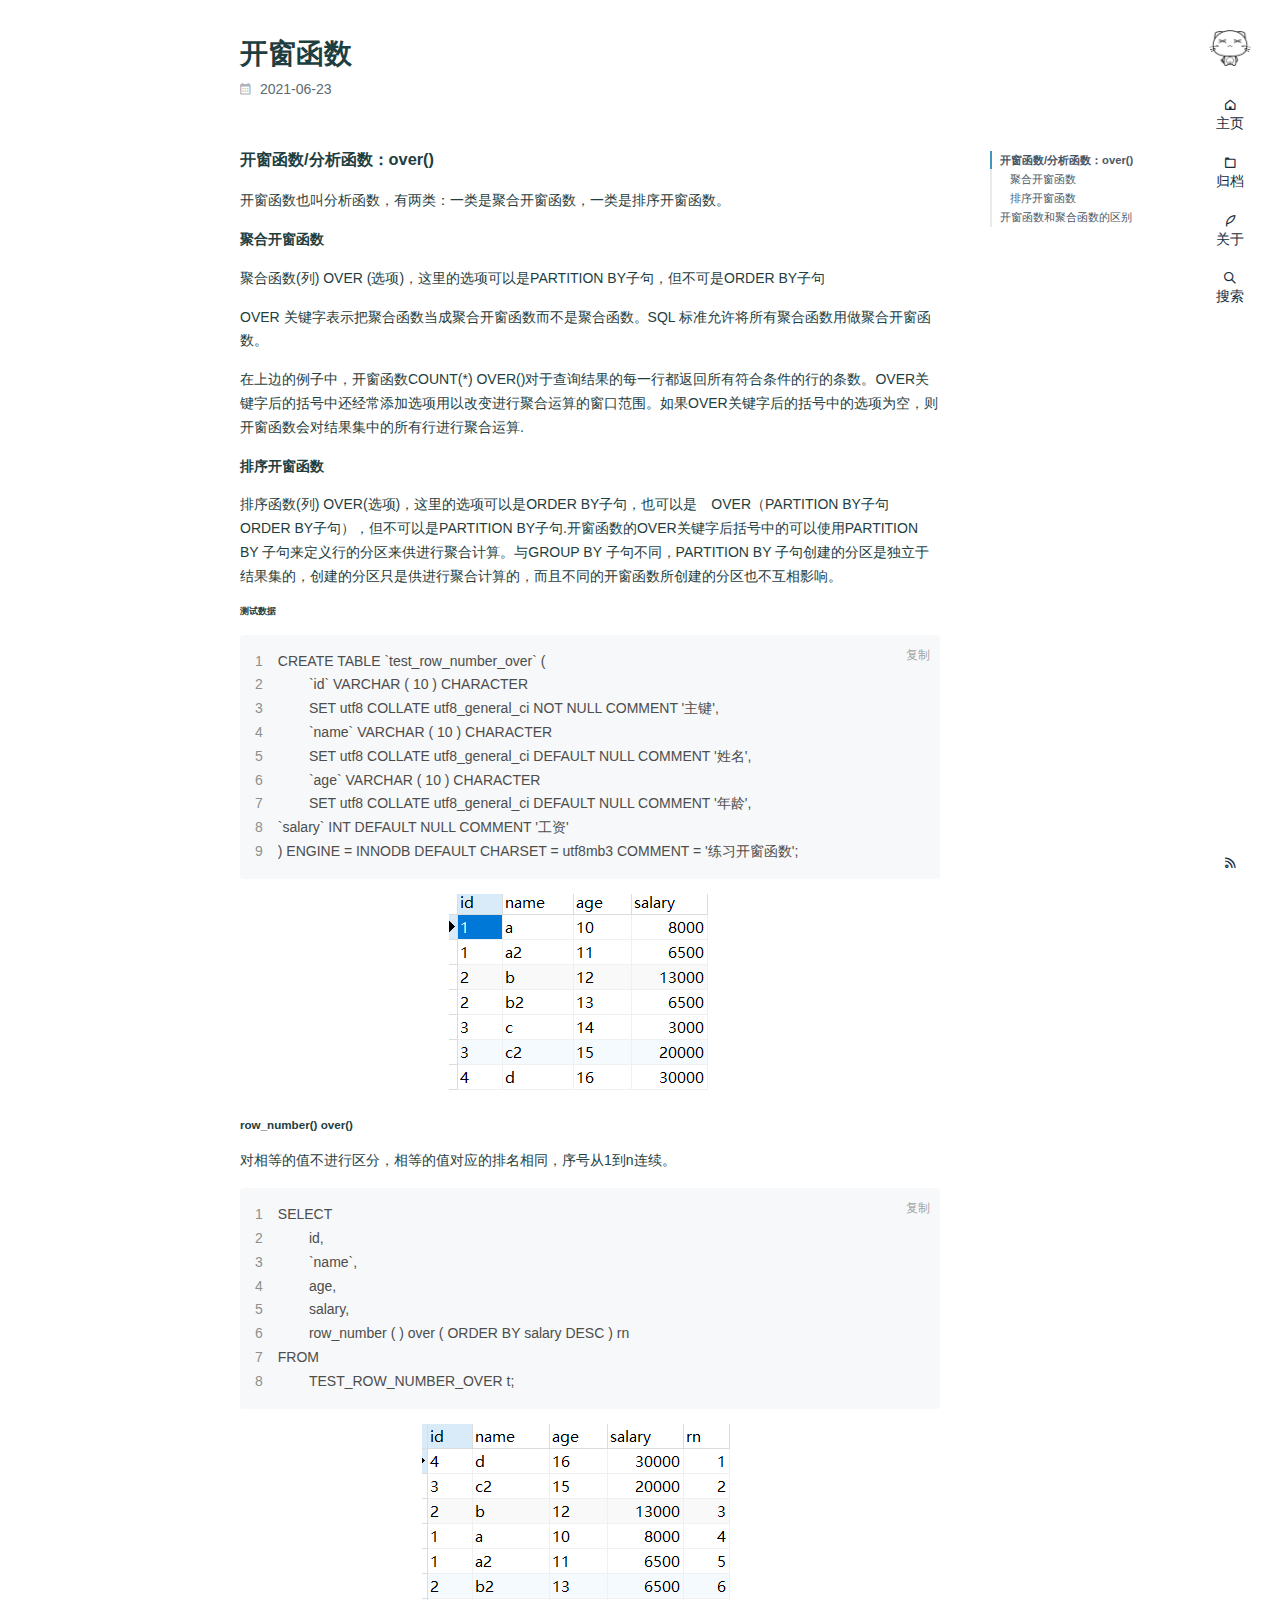
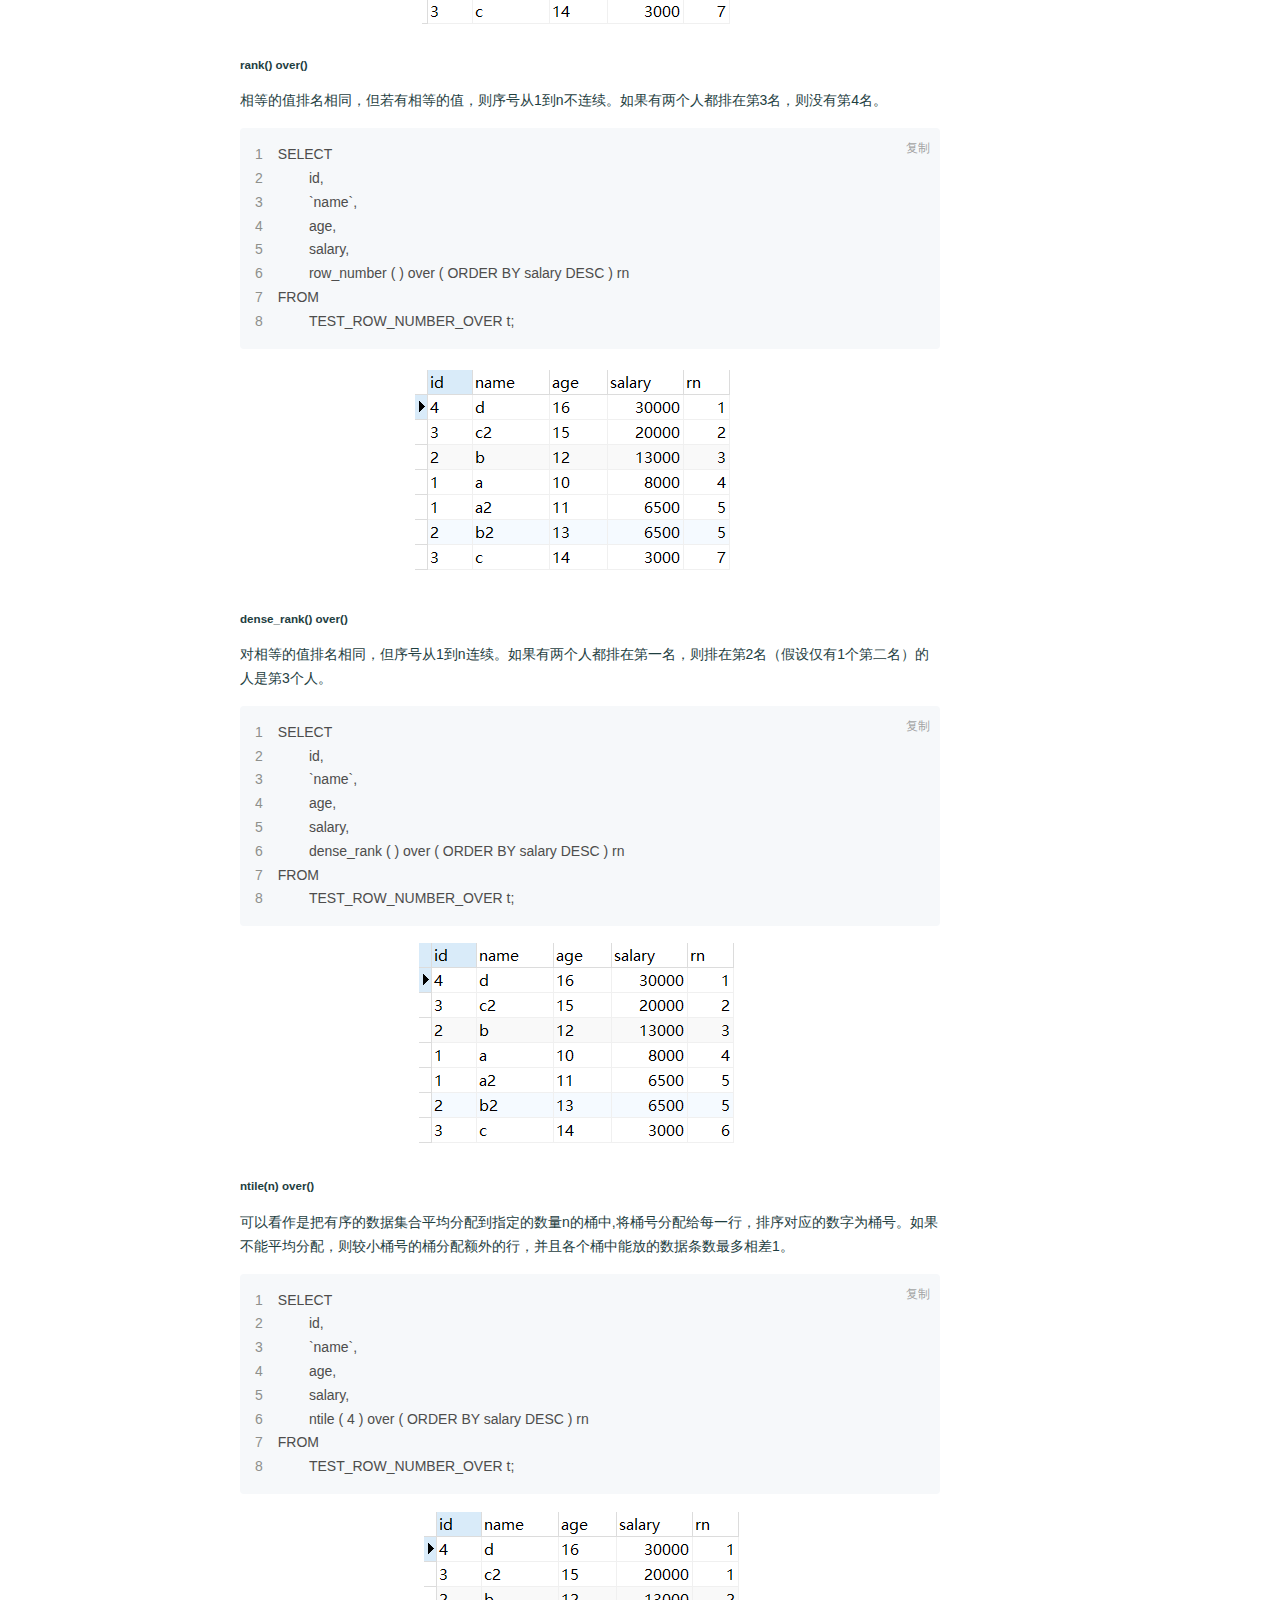
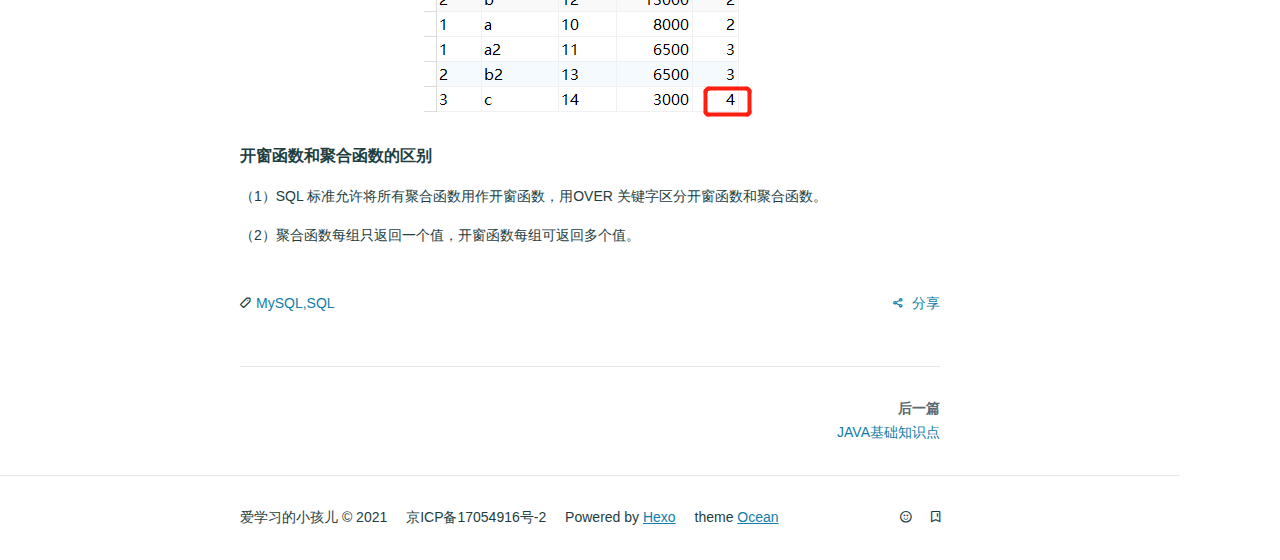
<file: 2021/06/23/开窗函数/index.html>
<!DOCTYPE html>
<html lang="en">

<head>
  <meta charset="utf-8">
  
  
  <meta name="keywords" content="JAVA,MySQL">
  
  
  <meta name="description" content="学习笔记">
  
  <meta name="viewport" content="width=device-width, initial-scale=1, maximum-scale=1">
  <title>
    开窗函数 |
    
    爱学习的小孩儿</title>
  
  <link rel="shortcut icon" href="/favicon.ico">
  
  
<link rel="stylesheet" href="/css/style.css">

  
  
<link rel="stylesheet" href="/fancybox/jquery.fancybox.min.css">

  
  
<script src="/js/pace.min.js"></script>

<meta name="generator" content="Hexo 5.4.0"><link rel="alternate" href="/atom.xml" title="爱学习的小孩儿" type="application/atom+xml">
</head>

<body>
  <main class="content">
    <section class="outer">
  <article id="post-开窗函数" class="article article-type-post" itemscope
  itemprop="blogPost" data-scroll-reveal>

  <div class="article-inner">
    
    <header class="article-header">
      

<h1 class="article-title" itemprop="name">
  开窗函数
</h1>



    </header>
    

    
    <div class="article-meta">
      <a href="/2021/06/23/%E5%BC%80%E7%AA%97%E5%87%BD%E6%95%B0/" class="article-date">
  <time datetime="2021-06-23T14:34:30.000Z" itemprop="datePublished">2021-06-23</time>
</a>
      
    </div>
    

    
    
<div class="tocbot"></div>

    

    <div class="article-entry" itemprop="articleBody">
      
      
      
      <h3 id="开窗函数-分析函数：over"><a href="#开窗函数-分析函数：over" class="headerlink" title="开窗函数/分析函数：over()"></a>开窗函数/分析函数：over()</h3><p>开窗函数也叫分析函数，有两类：一类是聚合开窗函数，一类是排序开窗函数。</p>
<h4 id="聚合开窗函数"><a href="#聚合开窗函数" class="headerlink" title="聚合开窗函数"></a>聚合开窗函数</h4><p>聚合函数(列) OVER (选项)，这里的选项可以是PARTITION BY子句，但不可是ORDER BY子句</p>
<p> OVER 关键字表示把聚合函数当成聚合开窗函数而不是聚合函数。SQL 标准允许将所有聚合函数用做聚合开窗函数。</p>
<p>在上边的例子中，开窗函数COUNT(*) OVER()对于查询结果的每一行都返回所有符合条件的行的条数。OVER关键字后的括号中还经常添加选项用以改变进行聚合运算的窗口范围。如果OVER关键字后的括号中的选项为空，则开窗函数会对结果集中的所有行进行聚合运算.</p>
<h4 id="排序开窗函数"><a href="#排序开窗函数" class="headerlink" title="排序开窗函数"></a>排序开窗函数</h4><p>排序函数(列) OVER(选项)，这里的选项可以是ORDER BY子句，也可以是　OVER（PARTITION BY子句　ORDER BY子句），但不可以是PARTITION BY子句.开窗函数的OVER关键字后括号中的可以使用PARTITION BY 子句来定义行的分区来供进行聚合计算。与GROUP BY 子句不同，PARTITION BY 子句创建的分区是独立于结果集的，创建的分区只是供进行聚合计算的，而且不同的开窗函数所创建的分区也不互相影响。    </p>
<h6 id="测试数据"><a href="#测试数据" class="headerlink" title="测试数据"></a>测试数据</h6><figure class="highlight plaintext"><table><tr><td class="gutter"><pre><span class="line">1</span><br><span class="line">2</span><br><span class="line">3</span><br><span class="line">4</span><br><span class="line">5</span><br><span class="line">6</span><br><span class="line">7</span><br><span class="line">8</span><br><span class="line">9</span><br></pre></td><td class="code"><pre><span class="line">CREATE TABLE `test_row_number_over` (</span><br><span class="line">	`id` VARCHAR ( 10 ) CHARACTER </span><br><span class="line">	SET utf8 COLLATE utf8_general_ci NOT NULL COMMENT &#x27;主键&#x27;,</span><br><span class="line">	`name` VARCHAR ( 10 ) CHARACTER </span><br><span class="line">	SET utf8 COLLATE utf8_general_ci DEFAULT NULL COMMENT &#x27;姓名&#x27;,</span><br><span class="line">	`age` VARCHAR ( 10 ) CHARACTER </span><br><span class="line">	SET utf8 COLLATE utf8_general_ci DEFAULT NULL COMMENT &#x27;年龄&#x27;,</span><br><span class="line">`salary` INT DEFAULT NULL COMMENT &#x27;工资&#x27; </span><br><span class="line">) ENGINE = INNODB DEFAULT CHARSET = utf8mb3 COMMENT = &#x27;练习开窗函数&#x27;;</span><br></pre></td></tr></table></figure>

<img src="/2021/06/23/%E5%BC%80%E7%AA%97%E5%87%BD%E6%95%B0/image-20210528145308367.png" class title="image-20210528145308367">

<h5 id="row-number-over"><a href="#row-number-over" class="headerlink" title="row_number() over()"></a>row_number() over()</h5><p>对相等的值不进行区分，相等的值对应的排名相同，序号从1到n连续。</p>
<figure class="highlight plaintext"><table><tr><td class="gutter"><pre><span class="line">1</span><br><span class="line">2</span><br><span class="line">3</span><br><span class="line">4</span><br><span class="line">5</span><br><span class="line">6</span><br><span class="line">7</span><br><span class="line">8</span><br></pre></td><td class="code"><pre><span class="line">SELECT</span><br><span class="line">	id,</span><br><span class="line">	`name`,</span><br><span class="line">	age,</span><br><span class="line">	salary,</span><br><span class="line">	row_number ( ) over ( ORDER BY salary DESC ) rn </span><br><span class="line">FROM</span><br><span class="line">	TEST_ROW_NUMBER_OVER t;</span><br></pre></td></tr></table></figure>

<img src="/2021/06/23/%E5%BC%80%E7%AA%97%E5%87%BD%E6%95%B0/image-20210528145415622.png" class title="image-20210528145415622">

<h5 id="rank-over"><a href="#rank-over" class="headerlink" title="rank() over()"></a>rank() over()</h5><p>相等的值排名相同，但若有相等的值，则序号从1到n不连续。如果有两个人都排在第3名，则没有第4名。</p>
<figure class="highlight plaintext"><table><tr><td class="gutter"><pre><span class="line">1</span><br><span class="line">2</span><br><span class="line">3</span><br><span class="line">4</span><br><span class="line">5</span><br><span class="line">6</span><br><span class="line">7</span><br><span class="line">8</span><br></pre></td><td class="code"><pre><span class="line">SELECT</span><br><span class="line">	id,</span><br><span class="line">	`name`,</span><br><span class="line">	age,</span><br><span class="line">	salary,</span><br><span class="line">	row_number ( ) over ( ORDER BY salary DESC ) rn </span><br><span class="line">FROM</span><br><span class="line">	TEST_ROW_NUMBER_OVER t;</span><br></pre></td></tr></table></figure>


<img src="/2021/06/23/%E5%BC%80%E7%AA%97%E5%87%BD%E6%95%B0/image-20210528145331818.png" class title="image-20210528145331818">


<h5 id="dense-rank-over"><a href="#dense-rank-over" class="headerlink" title="dense_rank() over()"></a>dense_rank() over()</h5><p>对相等的值排名相同，但序号从1到n连续。如果有两个人都排在第一名，则排在第2名（假设仅有1个第二名）的人是第3个人。</p>
<figure class="highlight plaintext"><table><tr><td class="gutter"><pre><span class="line">1</span><br><span class="line">2</span><br><span class="line">3</span><br><span class="line">4</span><br><span class="line">5</span><br><span class="line">6</span><br><span class="line">7</span><br><span class="line">8</span><br></pre></td><td class="code"><pre><span class="line">SELECT</span><br><span class="line">	id,</span><br><span class="line">	`name`,</span><br><span class="line">	age,</span><br><span class="line">	salary,</span><br><span class="line">	dense_rank ( ) over ( ORDER BY salary DESC ) rn </span><br><span class="line">FROM</span><br><span class="line">	TEST_ROW_NUMBER_OVER t;</span><br></pre></td></tr></table></figure>

<img src="/2021/06/23/%E5%BC%80%E7%AA%97%E5%87%BD%E6%95%B0/image-20210528145522876.png" class title="image-20210528145522876">



<h5 id="ntile-n-over"><a href="#ntile-n-over" class="headerlink" title="ntile(n) over()"></a>ntile(n) over()</h5><p>可以看作是把有序的数据集合平均分配到指定的数量n的桶中,将桶号分配给每一行，排序对应的数字为桶号。如果不能平均分配，则较小桶号的桶分配额外的行，并且各个桶中能放的数据条数最多相差1。</p>
<figure class="highlight plaintext"><table><tr><td class="gutter"><pre><span class="line">1</span><br><span class="line">2</span><br><span class="line">3</span><br><span class="line">4</span><br><span class="line">5</span><br><span class="line">6</span><br><span class="line">7</span><br><span class="line">8</span><br></pre></td><td class="code"><pre><span class="line">SELECT</span><br><span class="line">	id,</span><br><span class="line">	`name`,</span><br><span class="line">	age,</span><br><span class="line">	salary,</span><br><span class="line">	ntile ( 4 ) over ( ORDER BY salary DESC ) rn </span><br><span class="line">FROM</span><br><span class="line">	TEST_ROW_NUMBER_OVER t;</span><br></pre></td></tr></table></figure>

<img src="/2021/06/23/%E5%BC%80%E7%AA%97%E5%87%BD%E6%95%B0/image-20210528150835008.png" class title="image-20210528150835008">


<h3 id="开窗函数和聚合函数的区别"><a href="#开窗函数和聚合函数的区别" class="headerlink" title="开窗函数和聚合函数的区别"></a>开窗函数和聚合函数的区别</h3><p>（1）SQL 标准允许将所有聚合函数用作开窗函数，用OVER 关键字区分开窗函数和聚合函数。</p>
<p>（2）聚合函数每组只返回一个值，开窗函数每组可返回多个值。</p>

      
    </div>
    <footer class="article-footer">
      <a data-url="https://cyh0902.github.io/2021/06/23/%E5%BC%80%E7%AA%97%E5%87%BD%E6%95%B0/" data-id="ckq9mmfkt0002povt57i163ol" class="article-share-link">
        分享
      </a>
      
<ul class="article-tag-list" itemprop="keywords"><li class="article-tag-list-item"><a class="article-tag-list-link" href="/tags/MySQL-SQL/" rel="tag">MySQL,SQL</a></li></ul>

    </footer>

  </div>

  
  
<nav class="article-nav">
  
  
  <a href="/2021/06/22/JAVA%E5%9F%BA%E7%A1%80%E7%9F%A5%E8%AF%86%E7%82%B9/" class="article-nav-link">
    <strong class="article-nav-caption">后一篇</strong>
    <div class="article-nav-title">JAVA基础知识点</div>
  </a>
  
</nav>

  

  
  
  
  

</article>
</section>
    <footer class="footer">
  <div class="outer">
    <div class="float-right">
      <ul class="list-inline">
  
  <li><i class="fe fe-smile-alt"></i> <span id="busuanzi_value_site_uv"></span></li>
  
  <li><i class="fe fe-bookmark"></i> <span id="busuanzi_value_page_pv"></span></li>
  
</ul>
    </div>
    <ul class="list-inline">
      <li>爱学习的小孩儿 &copy; 2021</li>
      
        <li>京ICP备17054916号-2</li>
      
      <li>Powered by <a href="http://hexo.io/" target="_blank">Hexo</a></li>
      <li>theme  <a target="_blank" rel="noopener" href="https://github.com/zhwangart/hexo-theme-ocean">Ocean</a></li>
    </ul>
  </div>
</footer>
  </main>
  <aside class="sidebar">
    <button class="navbar-toggle"></button>
<nav class="navbar">
  
  <div class="logo">
    <a href="/"><img src="/images/hexo.svg" alt="爱学习的小孩儿"></a>
  </div>
  
  <ul class="nav nav-main">
    
    <li class="nav-item">
      <a class="nav-item-link" href="/">主页</a>
    </li>
    
    <li class="nav-item">
      <a class="nav-item-link" href="/archives">归档</a>
    </li>
    
    <li class="nav-item">
      <a class="nav-item-link" href="/about">关于</a>
    </li>
    
    <li class="nav-item">
      <a class="nav-item-link nav-item-search" title="搜索">
        <i class="fe fe-search"></i>
        搜索
      </a>
    </li>
  </ul>
</nav>
<nav class="navbar navbar-bottom">
  <ul class="nav">
    <li class="nav-item">
      <div class="totop" id="totop">
  <i class="fe fe-rocket"></i>
</div>
    </li>
    <li class="nav-item">
      
      <a class="nav-item-link" target="_blank" href="/atom.xml" title="RSS Feed">
        <i class="fe fe-feed"></i>
      </a>
      
    </li>
  </ul>
</nav>
<div class="search-form-wrap">
  <div class="local-search local-search-plugin">
  <input type="search" id="local-search-input" class="local-search-input" placeholder="Search...">
  <div id="local-search-result" class="local-search-result"></div>
</div>
</div>
  </aside>
  
<script src="/js/jquery-2.0.3.min.js"></script>


<script src="/js/jquery.justifiedGallery.min.js"></script>


<script src="/js/lazyload.min.js"></script>


<script src="/js/busuanzi-2.3.pure.min.js"></script>



<script src="/fancybox/jquery.fancybox.min.js"></script>




<script src="/js/copybtn.js"></script>





<script src="/js/tocbot.min.js"></script>

<script>
  // Tocbot_v4.7.0  http://tscanlin.github.io/tocbot/
  tocbot.init({
    tocSelector: '.tocbot',
    contentSelector: '.article-entry',
    headingSelector: 'h1, h2, h3, h4, h5, h6',
    hasInnerContainers: true,
    scrollSmooth: true,
    positionFixedSelector: '.tocbot',
    positionFixedClass: 'is-position-fixed',
    fixedSidebarOffset: 'auto',
  });
</script>



<script src="/js/ocean.js"></script>

</body>

</html>
</file>
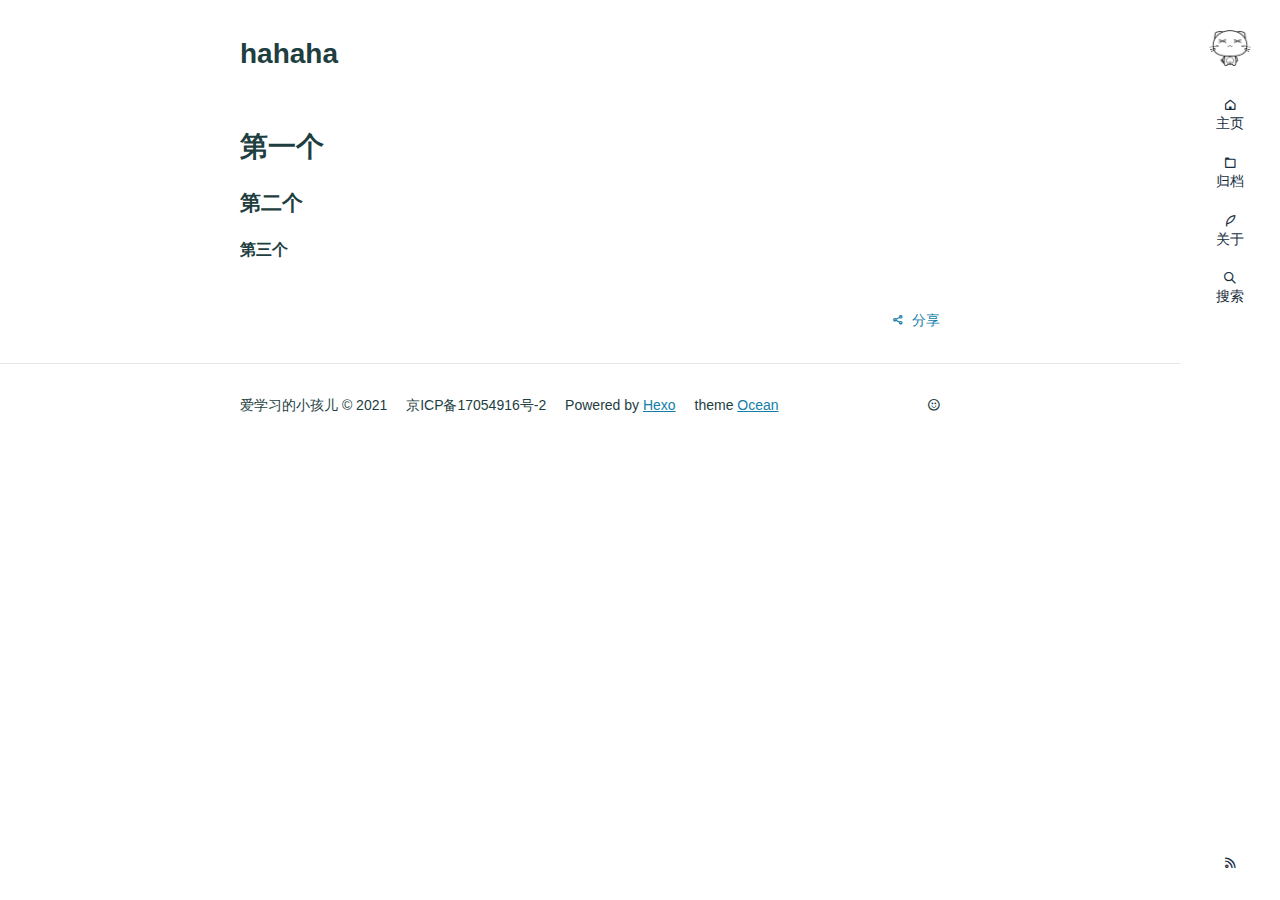
<file: first/a/b.html>
<!DOCTYPE html>
<html lang="en">

<head>
  <meta charset="utf-8">
  
  
  <meta name="keywords" content="JAVA,MySQL">
  
  
  <meta name="description" content="学习笔记">
  
  <meta name="viewport" content="width=device-width, initial-scale=1, maximum-scale=1">
  <title>
    hahaha |
    
    爱学习的小孩儿</title>
  
  <link rel="shortcut icon" href="/favicon.ico">
  
  
<link rel="stylesheet" href="/css/style.css">

  
  
<link rel="stylesheet" href="/fancybox/jquery.fancybox.min.css">

  
  
<script src="/js/pace.min.js"></script>

<meta name="generator" content="Hexo 5.4.0"><link rel="alternate" href="/atom.xml" title="爱学习的小孩儿" type="application/atom+xml">
</head>

<body>
  <main class="content">
    <section class="outer">
  <article id="page-" class="article article-type-page" itemscope
  itemprop="blogPost" data-scroll-reveal>

  <div class="article-inner">
    
    <header class="article-header">
      

<h1 class="article-title" itemprop="name">
  hahaha
</h1>



    </header>
    

    

    

    <div class="article-entry" itemprop="articleBody">
      
      
      
      <h1 id="第一个"><a href="#第一个" class="headerlink" title="第一个"></a>第一个</h1><h2 id="第二个"><a href="#第二个" class="headerlink" title="第二个"></a>第二个</h2><h3 id="第三个"><a href="#第三个" class="headerlink" title="第三个"></a>第三个</h3>
      
    </div>
    <footer class="article-footer">
      <a data-url="https://cyh0902.github.io/first/a/b" data-id="ckq9mmfkk0000povtc8ssglch" class="article-share-link">
        分享
      </a>
      
    </footer>

  </div>

  
  
  

  

</article>
</section>
    <footer class="footer">
  <div class="outer">
    <div class="float-right">
      <ul class="list-inline">
  
  <li><i class="fe fe-smile-alt"></i> <span id="busuanzi_value_site_uv"></span></li>
  
</ul>
    </div>
    <ul class="list-inline">
      <li>爱学习的小孩儿 &copy; 2021</li>
      
        <li>京ICP备17054916号-2</li>
      
      <li>Powered by <a href="http://hexo.io/" target="_blank">Hexo</a></li>
      <li>theme  <a target="_blank" rel="noopener" href="https://github.com/zhwangart/hexo-theme-ocean">Ocean</a></li>
    </ul>
  </div>
</footer>
  </main>
  <aside class="sidebar">
    <button class="navbar-toggle"></button>
<nav class="navbar">
  
  <div class="logo">
    <a href="/"><img src="/images/hexo.svg" alt="爱学习的小孩儿"></a>
  </div>
  
  <ul class="nav nav-main">
    
    <li class="nav-item">
      <a class="nav-item-link" href="/">主页</a>
    </li>
    
    <li class="nav-item">
      <a class="nav-item-link" href="/archives">归档</a>
    </li>
    
    <li class="nav-item">
      <a class="nav-item-link" href="/about">关于</a>
    </li>
    
    <li class="nav-item">
      <a class="nav-item-link nav-item-search" title="搜索">
        <i class="fe fe-search"></i>
        搜索
      </a>
    </li>
  </ul>
</nav>
<nav class="navbar navbar-bottom">
  <ul class="nav">
    <li class="nav-item">
      <div class="totop" id="totop">
  <i class="fe fe-rocket"></i>
</div>
    </li>
    <li class="nav-item">
      
      <a class="nav-item-link" target="_blank" href="/atom.xml" title="RSS Feed">
        <i class="fe fe-feed"></i>
      </a>
      
    </li>
  </ul>
</nav>
<div class="search-form-wrap">
  <div class="local-search local-search-plugin">
  <input type="search" id="local-search-input" class="local-search-input" placeholder="Search...">
  <div id="local-search-result" class="local-search-result"></div>
</div>
</div>
  </aside>
  
<script src="/js/jquery-2.0.3.min.js"></script>


<script src="/js/jquery.justifiedGallery.min.js"></script>


<script src="/js/lazyload.min.js"></script>


<script src="/js/busuanzi-2.3.pure.min.js"></script>



<script src="/fancybox/jquery.fancybox.min.js"></script>




<script src="/js/copybtn.js"></script>






<script src="/js/ocean.js"></script>

</body>

</html>
</file>
<file: css/style.css>
@charset "utf-8";
@font-face {
  font-family: feathericon;
  font-weight: normal;
  font-style: normal;
  src: url("feathericon/feathericon.eot");
  src: url("feathericon/feathericon.eot?#iefix") format('embedded-opentype'), url("feathericon/feathericon.woff") format('woff'), url("feathericon/feathericon.ttf") format('truetype'), url("feathericon/feathericon.svg") format('svg');
}
.fe {
  display: inline-block;
  font: normal normal normal 16px feathericon;
  font-size: inherit;
  text-rendering: auto;
  -webkit-font-smoothing: antialiased;
  -moz-osx-font-smoothing: grayscale;
}
.fe-activity:before {
  content: "\f1e2";
}
.fe-add-cart:before {
  content: "\f1e6";
}
.fe-align-bottom:before {
  content: "\f1bf";
}
.fe-align-center:before {
  content: "\f195";
}
.fe-align-left:before {
  content: "\f196";
}
.fe-align-right:before {
  content: "\f197";
}
.fe-align-top:before {
  content: "\f1c0";
}
.fe-align-vertically:before {
  content: "\f1c1";
}
.fe-angry:before {
  content: "\f1b6";
}
.fe-app-menu:before {
  content: "\f198";
}
.fe-arrow-down:before {
  content: "\f100";
}
.fe-arrow-left:before {
  content: "\f101";
}
.fe-arrow-right:before {
  content: "\f102";
}
.fe-arrow-up:before {
  content: "\f103";
}
.fe-artboard:before {
  content: "\f104";
}
.fe-audio-player:before {
  content: "\f199";
}
.fe-backward:before {
  content: "\f180";
}
.fe-bar:before {
  content: "\f105";
}
.fe-bar-chart:before {
  content: "\f106";
}
.fe-beer:before {
  content: "\f107";
}
.fe-bell:before {
  content: "\f108";
}
.fe-birthday-cake:before {
  content: "\f163";
}
.fe-bold:before {
  content: "\f179";
}
.fe-bolt:before {
  content: "\f1e3";
}
.fe-book:before {
  content: "\f109";
}
.fe-bookmark:before {
  content: "\f170";
}
.fe-browser:before {
  content: "\f10b";
}
.fe-brush:before {
  content: "\f10c";
}
.fe-bug:before {
  content: "\f10d";
}
.fe-building:before {
  content: "\f10e";
}
.fe-cage:before {
  content: "\f1e7";
}
.fe-calendar:before {
  content: "\f10f";
}
.fe-camera:before {
  content: "\f110";
}
.fe-cart:before {
  content: "\f1e8";
}
.fe-check:before {
  content: "\f111";
}
.fe-check-circle:before {
  content: "\f19a";
}
.fe-check-circle-o:before {
  content: "\f19b";
}
.fe-check-verified:before {
  content: "\f19c";
}
.fe-clock:before {
  content: "\f113";
}
.fe-close:before {
  content: "\f114";
}
.fe-cloud:before {
  content: "\f115";
}
.fe-cocktail:before {
  content: "\f116";
}
.fe-code:before {
  content: "\f117";
}
.fe-codepen:before {
  content: "\f1d3";
}
.fe-coffee:before {
  content: "\f166";
}
.fe-columns:before {
  content: "\f118";
}
.fe-comment:before {
  content: "\f119";
}
.fe-comment-o:before {
  content: "\f1d2";
}
.fe-commenting:before {
  content: "\f11a";
}
.fe-comments:before {
  content: "\f11b";
}
.fe-compress:before {
  content: "\f181";
}
.fe-credit-card:before {
  content: "\f1e9";
}
.fe-crop:before {
  content: "\f1c2";
}
.fe-cry:before {
  content: "\f1b7";
}
.fe-cutlery:before {
  content: "\f19d";
}
.fe-delete-link:before {
  content: "\f19e";
}
.fe-desktop:before {
  content: "\f11d";
}
.fe-diamond:before {
  content: "\f11e";
}
.fe-difference:before {
  content: "\f1c3";
}
.fe-disabled:before {
  content: "\f11f";
}
.fe-disappointed:before {
  content: "\f1b8";
}
.fe-distribute-horizontally:before {
  content: "\f1cf";
}
.fe-distribute-vertically:before {
  content: "\f1c5";
}
.fe-document:before {
  content: "\f19f";
}
.fe-download:before {
  content: "\f120";
}
.fe-drop-down:before {
  content: "\f121";
}
.fe-drop-left:before {
  content: "\f122";
}
.fe-drop-right:before {
  content: "\f123";
}
.fe-drop-up:before {
  content: "\f124";
}
.fe-edit:before {
  content: "\f17f";
}
.fe-eject:before {
  content: "\f182";
}
.fe-elipsis-h:before {
  content: "\f125";
}
.fe-elipsis-v:before {
  content: "\f126";
}
.fe-equalizer:before {
  content: "\f1a0";
}
.fe-eraser:before {
  content: "\f1c6";
}
.fe-expand:before {
  content: "\f183";
}
.fe-export:before {
  content: "\f16e";
}
.fe-eye:before {
  content: "\f127";
}
.fe-facebook:before {
  content: "\f1d4";
}
.fe-fast-backward:before {
  content: "\f184";
}
.fe-fast-forward:before {
  content: "\f185";
}
.fe-feather:before {
  content: "\f174";
}
.fe-feed:before {
  content: "\f128";
}
.fe-file:before {
  content: "\f1b1";
}
.fe-file-audio:before {
  content: "\f1b2";
}
.fe-file-excel:before {
  content: "\f1a2";
}
.fe-file-image:before {
  content: "\f1b3";
}
.fe-file-movie:before {
  content: "\f1b4";
}
.fe-file-powerpoint:before {
  content: "\f1a3";
}
.fe-file-word:before {
  content: "\f1a4";
}
.fe-file-zip:before {
  content: "\f1b5";
}
.fe-filter:before {
  content: "\f173";
}
.fe-flag:before {
  content: "\f129";
}
.fe-folder:before {
  content: "\f12a";
}
.fe-folder-open:before {
  content: "\f176";
}
.fe-fork:before {
  content: "\f12b";
}
.fe-forward:before {
  content: "\f186";
}
.fe-frowing:before {
  content: "\f1b9";
}
.fe-gamepad:before {
  content: "\f191";
}
.fe-gear:before {
  content: "\f1a5";
}
.fe-gift:before {
  content: "\f1ea";
}
.fe-git:before {
  content: "\f1d5";
}
.fe-github:before {
  content: "\f1d6";
}
.fe-github-alt:before {
  content: "\f1d7";
}
.fe-globe:before {
  content: "\f12c";
}
.fe-google:before {
  content: "\f1d8";
}
.fe-google-plus:before {
  content: "\f1d9";
}
.fe-hash:before {
  content: "\f12d";
}
.fe-headphone:before {
  content: "\f18e";
}
.fe-heart:before {
  content: "\f12e";
}
.fe-heart-o:before {
  content: "\f167";
}
.fe-home:before {
  content: "\f12f";
}
.fe-import:before {
  content: "\f16f";
}
.fe-info:before {
  content: "\f130";
}
.fe-insert-link:before {
  content: "\f1a6";
}
.fe-instagram:before {
  content: "\f1da";
}
.fe-intersect:before {
  content: "\f1c7";
}
.fe-italic:before {
  content: "\f17a";
}
.fe-key:before {
  content: "\f131";
}
.fe-keyboard:before {
  content: "\f132";
}
.fe-kitchen-cooker:before {
  content: "\f1a7";
}
.fe-laptop:before {
  content: "\f133";
}
.fe-layer:before {
  content: "\f18c";
}
.fe-layout:before {
  content: "\f134";
}
.fe-line-chart:before {
  content: "\f135";
}
.fe-link:before {
  content: "\f136";
}
.fe-link-external:before {
  content: "\f137";
}
.fe-list-bullet:before {
  content: "\f17c";
}
.fe-list-order:before {
  content: "\f17d";
}
.fe-list-task:before {
  content: "\f17e";
}
.fe-location:before {
  content: "\f138";
}
.fe-lock:before {
  content: "\f139";
}
.fe-login:before {
  content: "\f13a";
}
.fe-logout:before {
  content: "\f13b";
}
.fe-loop:before {
  content: "\f192";
}
.fe-magic:before {
  content: "\f177";
}
.fe-mail:before {
  content: "\f13c";
}
.fe-map:before {
  content: "\f16d";
}
.fe-mask:before {
  content: "\f1c8";
}
.fe-medal:before {
  content: "\f13d";
}
.fe-megaphone:before {
  content: "\f13e";
}
.fe-mention:before {
  content: "\f164";
}
.fe-messanger:before {
  content: "\f1e1";
}
.fe-minus:before {
  content: "\f140";
}
.fe-mobile:before {
  content: "\f141";
}
.fe-money:before {
  content: "\f1a8";
}
.fe-moon:before {
  content: "\f1ef";
}
.fe-mouse:before {
  content: "\f142";
}
.fe-music:before {
  content: "\f175";
}
.fe-open-mouth:before {
  content: "\f1ba";
}
.fe-palette:before {
  content: "\f165";
}
.fe-paper-plane:before {
  content: "\f178";
}
.fe-pause:before {
  content: "\f187";
}
.fe-pencil:before {
  content: "\f144";
}
.fe-phone:before {
  content: "\f145";
}
.fe-picture:before {
  content: "\f1a9";
}
.fe-picture-square:before {
  content: "\f1e4";
}
.fe-pie-chart:before {
  content: "\f146";
}
.fe-pinterest:before {
  content: "\f1db";
}
.fe-pizza:before {
  content: "\f147";
}
.fe-play:before {
  content: "\f188";
}
.fe-plug:before {
  content: "\f18f";
}
.fe-plus:before {
  content: "\f148";
}
.fe-pocket:before {
  content: "\f1dc";
}
.fe-pot:before {
  content: "\f1aa";
}
.fe-print:before {
  content: "\f171";
}
.fe-prototype:before {
  content: "\f149";
}
.fe-question:before {
  content: "\f14a";
}
.fe-quote-left:before {
  content: "\f14b";
}
.fe-quote-right:before {
  content: "\f14c";
}
.fe-rage:before {
  content: "\f1bb";
}
.fe-random:before {
  content: "\f189";
}
.fe-reload:before {
  content: "\f193";
}
.fe-remove-cart:before {
  content: "\f1eb";
}
.fe-rocket:before {
  content: "\f14d";
}
.fe-scale:before {
  content: "\f1c9";
}
.fe-search:before {
  content: "\f14e";
}
.fe-search-minus:before {
  content: "\f16a";
}
.fe-search-plus:before {
  content: "\f16b";
}
.fe-share:before {
  content: "\f14f";
}
.fe-shield:before {
  content: "\f172";
}
.fe-shopping-bag:before {
  content: "\f1ec";
}
.fe-sitemap:before {
  content: "\f150";
}
.fe-smile:before {
  content: "\f1bc";
}
.fe-smile-alt:before {
  content: "\f1bd";
}
.fe-speaker:before {
  content: "\f1ab";
}
.fe-star:before {
  content: "\f151";
}
.fe-star-o:before {
  content: "\f168";
}
.fe-step-backward:before {
  content: "\f1d0";
}
.fe-step-forward:before {
  content: "\f1d1";
}
.fe-stop:before {
  content: "\f18b";
}
.fe-subtract:before {
  content: "\f1ca";
}
.fe-sunny-o:before {
  content: "\f1f0";
}
.fe-sunrise:before {
  content: "\f1f1";
}
.fe-sync:before {
  content: "\f194";
}
.fe-table:before {
  content: "\f1ac";
}
.fe-tablet:before {
  content: "\f152";
}
.fe-tag:before {
  content: "\f153";
}
.fe-target:before {
  content: "\f1f3";
}
.fe-terminal:before {
  content: "\f154";
}
.fe-text-align-center:before {
  content: "\f1cb";
}
.fe-text-align-justify:before {
  content: "\f1e5";
}
.fe-text-align-left:before {
  content: "\f1cc";
}
.fe-text-align-right:before {
  content: "\f1cd";
}
.fe-text-size:before {
  content: "\f17b";
}
.fe-ticket:before {
  content: "\f155";
}
.fe-tiled:before {
  content: "\f156";
}
.fe-timeline:before {
  content: "\f1ad";
}
.fe-tired:before {
  content: "\f1be";
}
.fe-trash:before {
  content: "\f157";
}
.fe-trophy:before {
  content: "\f158";
}
.fe-truck:before {
  content: "\f1ed";
}
.fe-twitter:before {
  content: "\f1dd";
}
.fe-umbrella:before {
  content: "\f1f2";
}
.fe-underline:before {
  content: "\f1ae";
}
.fe-union:before {
  content: "\f1ce";
}
.fe-unlock:before {
  content: "\f169";
}
.fe-upload:before {
  content: "\f159";
}
.fe-usb:before {
  content: "\f190";
}
.fe-user:before {
  content: "\f15a";
}
.fe-user-minus:before {
  content: "\f16c";
}
.fe-user-plus:before {
  content: "\f15b";
}
.fe-users:before {
  content: "\f15c";
}
.fe-vector:before {
  content: "\f15d";
}
.fe-video:before {
  content: "\f15e";
}
.fe-wallet:before {
  content: "\f1ee";
}
.fe-warning:before {
  content: "\f15f";
}
.fe-watch:before {
  content: "\f1af";
}
.fe-watch-alt:before {
  content: "\f1b0";
}
.fe-wine-glass:before {
  content: "\f161";
}
.fe-wordpress:before {
  content: "\f1de";
}
.fe-wordpress-alt:before {
  content: "\f1df";
}
.fe-wrench:before {
  content: "\f162";
}
.fe-youtube:before {
  content: "\f1e0";
}
/* normalize.css v8.0.0 | MIT License | github.com/necolas/normalize.css */
html {
  line-height: 1.15 /* 1 */;
  -webkit-text-size-adjust: 100% /* 2 */;
}
body {
  margin: 0;
}
h1 {
  font-size: 2em;
  margin: 0.67em 0;
}
hr {
  box-sizing: content-box /* 1 */;
  height: 0 /* 1 */;
  overflow: visible /* 2 */;
}
pre {
  font-family: monospace, monospace /* 1 */;
  font-size: 1em /* 2 */;
}
a {
  background-color: transparent;
}
abbr[title] {
  border-bottom: none /* 1 */;
  text-decoration: underline /* 2 */;
  text-decoration: underline dotted /* 2 */;
}
b,
strong {
  font-weight: bolder;
}
code,
kbd,
samp {
  font-family: monospace, monospace /* 1 */;
  font-size: 1em /* 2 */;
}
small {
  font-size: 80%;
}
sub,
sup {
  font-size: 75%;
  line-height: 0;
  position: relative;
  vertical-align: baseline;
}
sub {
  bottom: -0.25em;
}
sup {
  top: -0.5em;
}
img {
  border-style: none;
}
button,
input,
optgroup,
select,
textarea {
  font-family: inherit /* 1 */;
  font-size: 100% /* 1 */;
  line-height: 1.15 /* 1 */;
  margin: 0 /* 2 */;
}
button,
input {
  overflow: visible;
}
button,
select {
  text-transform: none;
}
button,
[type="button"],
[type="reset"],
[type="submit"] {
  -webkit-appearance: button;
}
button::-moz-focus-inner,
[type="button"]::-moz-focus-inner,
[type="reset"]::-moz-focus-inner,
[type="submit"]::-moz-focus-inner {
  border-style: none;
  padding: 0;
}
button:-moz-focusring,
[type="button"]-moz-focusring,
[type="reset"]-moz-focusring,
[type="submit"]-moz-focusring {
  outline: 1px dotted ButtonText;
}
fieldset {
  padding: 0.35em 0.75em 0.625em;
}
legend {
  box-sizing: border-box /* 1 */;
  color: inherit /* 2 */;
  display: table /* 1 */;
  max-width: 100% /* 1 */;
  padding: 0 /* 3 */;
  white-space: normal /* 1 */;
}
progress {
  vertical-align: baseline;
}
textarea {
  overflow: auto;
}
[type="checkbox"],
[type="radio"] {
  box-sizing: border-box /* 1 */;
  padding: 0 /* 2 */;
}
[type="number"]::-webkit-inner-spin-button,
[type="number"]::-webkit-outer-spin-button {
  height: auto;
}
[type="search"] {
  -webkit-appearance: textfield /* 1 */;
  outline-offset: -2px /* 2 */;
}
[type="search"]::-webkit-search-decoration {
  -webkit-appearance: none;
}
::-webkit-file-upload-button {
  -webkit-appearance: button /* 1 */;
  font: inherit /* 2 */;
}
details {
  display: block;
}
summary {
  display: list-item;
}
template {
  display: none;
}
[hidden] {
  display: none;
}
*,
*::before,
*::after {
  box-sizing: border-box;
}
html,
body {
  height: 100%;
}
html {
  font-size: 62.5%;
  -webkit-text-size-adjust: 100%;
  -ms-text-size-adjust: 100%;
  -ms-overflow-style: scrollbar;
  -webkit-tap-highlight-color: transparent;
}
body {
  position: relative;
  background-color: #fff;
  font-family: "Helvetica Neue", Helvetica, "PingFang SC", "Hiragino Sans GB", "Microsoft YaHei", "微软雅黑", Arial, sans-serif;
  font-size: 1.4rem;
  line-height: 1.7;
  color: #1e3e3f;
  padding: 0;
  margin: 0;
  overflow-x: hidden;
  text-size-adjust: 100%;
}
body ::selection {
  background: #5c6b72;
  color: #e6e6e6;
}
a {
  color: #127ea9;
}
a:hover {
  color: #1594c6;
}
a:active {
  color: #1178a1;
}
a.disabled {
  color: #adb5bd;
}
img {
  max-width: 100%;
}
.article-date,
.article-category .article-category-link,
.archive-year-wrap .archive-year,
.archive-article-date {
  text-decoration: none;
  color: #5c6b72;
}
.article-date:hover,
.article-category .article-category-link:hover,
.archive-year-wrap .archive-year:hover,
.archive-article-date:hover {
  color: #5c6b72;
}
.archive-article-inner {
  -webkit-border-radius: 4px;
  -moz-border-radius: 4px;
  border-radius: 4px;
}
.article-entry h1,
.article-entry h2,
.article-entry h3,
.article-entry h4,
.article-entry h5,
.article-entry h6 {
  margin: 1.5rem 0;
}
.article-entry hr {
  height: 0.1rem;
  background-color: #e6e6e6;
  border: none;
  padding: 0;
  margin: 1.5rem 0;
}
.article-entry strong {
  font-weight: bold;
}
.article-entry em,
.article-entry cite {
  font-style: italic;
}
.article-entry sup,
.article-entry sub {
  font-size: 75%;
  line-height: 0;
  position: relative;
  vertical-align: baseline;
}
.article-entry sup {
  top: -0.5rem;
}
.article-entry sub {
  bottom: -0.25rem;
}
.article-entry small {
  font-size: 85%;
}
.article-entry acronym,
.article-entry abbr {
  border-bottom: 0.1rem #e6e6e6 dotted;
}
.article-entry ul,
.article-entry ol,
.article-entry dl {
  margin: 1.5rem 0;
  line-height: line-height;
}
.article-entry p,
.article-entry table,
.article-entry blockquote {
  margin: 1.5rem 0;
}
.article-entry img,
.article-entry video {
  max-width: 100%;
  height: auto;
  display: block;
  margin: auto;
}
.article-entry iframe {
  border: none;
}
.article-entry table {
  width: 100%;
  border-collapse: collapse;
  vertical-align: middle;
  empty-cells: show;
  text-align: left;
}
.article-entry table th,
.article-entry table td,
.article-entry table {
  border: 0.1rem #e6e6e6 solid;
}
.article-entry table th,
.article-entry table td {
  padding: 1rem 1.5rem;
}
.article-entry table tbody tr:nth-child(2n) {
  background-color: rgba(230,230,230,0.25);
}
.article-entry blockquote {
  display: block;
  padding: 0 1.5rem;
  width: 100%;
  overflow: auto;
  border-left: 0.3rem #9c8079 solid;
  color: #5c6b72;
}
.article-entry blockquote > :first-child {
  margin-top: 0;
}
.article-entry blockquote > :last-child {
  margin-bottom: 0;
}
.article-entry blockquote footer cite:before {
  content: "—";
  padding: 0 0.5rem;
}
.jumbotron {
  padding: 0;
  margin-bottom: 3rem;
  text-align: center;
}
.content,
.sidebar {
  transition: all 0.3s ease-in-out;
}
.content {
  position: relative;
  z-index: 1;
  margin-right: 0;
}
.content.on {
  transform: translateX(-10rem);
}
.content .copy-btn {
  position: absolute;
  font-size: 12px;
  color: rgba(140,140,140,0.8);
  transition: color;
  cursor: pointer;
}
.content .copy-btn:hover {
  color: #8c8c8c;
}
.sidebar {
  position: fixed;
  z-index: 9;
  top: 0;
  right: -10rem;
  bottom: 0;
  width: 10rem;
  background-color: #f4f4f4;
}
.sidebar.on {
  right: 0;
}
.navbar-toggle {
  position: absolute;
  top: 1.5rem;
  right: 11.5rem;
  padding: 0.5rem 1rem;
  border: none;
  -webkit-border-radius: 0.4rem;
  -moz-border-radius: 0.4rem;
  border-radius: 0.4rem;
  background-color: rgba(30,62,63,0.25);
  color: #fff;
}
.navbar-toggle::before {
  content: '\f105';
  font-family: feathericon;
  font-size: larger;
}
.wrap,
.outer {
  width: 100%;
  padding-right: 1.5rem;
  padding-left: 1.5rem;
  margin: auto;
}
.wrap::before,
.outer::before,
.wrap::after,
.outer::after {
  content: "";
  display: table;
  clear: both;
}
.local-search {
  width: 100%;
}
.tocbot {
  display: none;
}
@media (min-width: 768px) {
  .jumbotron {
    margin-bottom: 6rem;
  }
  .content {
    margin-right: 10rem;
  }
  .sidebar {
    right: 0;
    background-color: #fff;
  }
  .navbar-toggle {
    display: none;
  }
  .wrap,
  .outer {
    width: 70rem;
    padding-right: 0;
    padding-left: 0;
  }
  .local-search {
    width: 70rem;
  }
}
@media (min-width: 1200px) {
  .tocbot {
    display: block;
  }
}
.list-unstyled,
.list-inline {
  list-style: none;
  padding-left: 0;
  margin-left: 0;
}
.list-inline {
  position: relative;
  margin: 0 -0.75rem;
}
.list-inline > li {
  display: inline-block;
  padding: 0 0.75rem;
}
.category-list {
  list-style: none;
  padding-left: 0;
  margin-left: 0;
  margin-right: -0.5rem;
  margin-left: -0.5rem;
}
.category-list > .category-list-item {
  display: inline-block;
  padding: 0.5rem 1rem;
}
.category-list > .category-list-item:before {
  content: "\f18c";
  font-family: feathericon;
  margin-right: 0.5rem;
}
.tag-list {
  list-style: none;
  padding-left: 0;
  margin-left: 0;
  margin-right: -0.5rem;
  margin-left: -0.5rem;
}
.tag-list > .tag-list-item {
  display: inline-block;
  padding: 0.5rem 1rem;
}
.tag-list > .tag-list-item:before {
  content: "\f153";
  font-family: feathericon;
  margin-right: 0.5rem;
}
.video {
  position: relative;
  height: auto;
}
.video .brand {
  width: 4.2rem;
}
.video-frame {
  position: absolute;
  z-index: 1;
  right: 0;
  bottom: 0;
  left: 0;
  min-width: 100%;
}
.video-frame img {
  display: block;
  width: 100%;
}
.video-media {
  position: relative;
  z-index: 0;
  height: 90vh;
  overflow: hidden;
}
.video-media video,
.video-media img {
  position: absolute;
  top: 50%;
  left: 50%;
  transform: translate(-50%, -50%);
  min-width: 100%;
  min-height: 100%;
}
.video-overlay {
  position: absolute;
  top: 0;
  bottom: 0;
  left: 0;
  right: 0;
  background-color: rgba(178,191,204,0.6);
}
.video-inner {
  position: absolute;
  top: 50%;
  left: 50%;
  transform: translate(-50%, -65%);
}
.video-inner a,
.video-inner {
  color: #fff;
  text-decoration: none;
}
.video-learn-more {
  position: absolute;
  z-index: 1;
  bottom: -3rem;
  right: 0;
  left: 0;
}
.video-learn-more a > .fe {
  font-size: 3rem;
  color: #adb5bd;
}
.video-learn-more a > .fe:hover {
  color: #1e3e3f;
}
.search-form-wrap {
  position: fixed;
  top: -100%;
  right: 10rem;
  left: 0;
  opacity: 0;
  transition: 0.3s;
}
.search-form-wrap.on {
  top: 0;
  opacity: 1;
}
.local-search {
  position: relative;
  margin: 0 auto;
  padding: 3rem;
  background-color: #fff;
  box-shadow: 0 1rem 3rem rgba(30,62,63,0.05);
  max-height: 100vh;
  overflow-y: auto;
}
.local-search-input {
  border: 0.1rem #e6e6e6 solid;
  -webkit-border-radius: 0.4rem;
  -moz-border-radius: 0.4rem;
  border-radius: 0.4rem;
  background-color: #fff;
  width: 100%;
  padding: 1rem 1.5rem;
  outline: none;
}
.local-search-input::-webkit-search-results-decoration,
.local-search-input::-webkit-search-cancel-button {
  -webkit-appearance: none;
}
.local-search-close {
  position: absolute;
  top: 3.85rem;
  right: 4.25rem;
  display: block;
  height: 2rem;
  width: 2rem;
  padding: 0;
  border: none;
  -webkit-border-radius: 50%;
  -moz-border-radius: 50%;
  border-radius: 50%;
  background-color: #9c8079;
  color: #fff;
  text-align: center;
  cursor: pointer;
}
.local-search-close::before {
  content: '\f114';
  font-family: feathericon;
}
.local-search-result {
  text-align: left;
}
.search-result-list {
  list-style: none;
  padding-left: 0;
  margin-left: 0;
}
.search-result-list li {
  padding: 1.5rem 0;
}
.search-result-list li:not(:last-child) {
  border-bottom: 0.1rem #e6e6e6 solid;
}
.search-result-list li .search-result-title {
  font-size: 1.6rem;
  font-weight: bold;
}
.search-result-list li .search-result {
  padding-top: 0.5rem;
  margin: 0;
  max-height: 12rem;
  overflow: hidden;
}
.search-result-list li em.search-keyword {
  color: #9e6a4d;
}
.search-result-empty {
  padding: 3rem 0 0;
}
.article {
  padding: 3rem 0;
}
.article-topping {
  position: absolute;
  top: 0;
  left: -3rem;
  color: #ea434a;
}
.article-topping .fe {
  font-size: 2rem;
  line-height: 1.7;
}
.article-meta::before,
.article-meta::after {
  content: "";
  display: table;
  clear: both;
}
.article-date::before {
  content: '\f10f';
  margin-right: 0.5rem;
  font-family: feathericon;
  opacity: 0.5;
}
.article-category {
  display: inline-block;
  margin-left: 1.5rem;
}
.article-category:before {
  content: "\f18c";
  font-family: feathericon;
  margin-right: 0.5rem;
}
.archive-article-header + .article-category {
  margin-left: 0;
}
.article-entry {
  margin-top: 3rem;
  color: #1e3e3f;
}
.article-entry::before,
.article-entry::after {
  content: "";
  display: table;
  clear: both;
}
.article-entry .pullquote {
  text-align: left;
  width: 45%;
  margin: 0;
}
.article-entry .pullquote.left {
  margin-left: 0.5em;
  margin-right: 1em;
}
.article-entry .pullquote.right {
  margin-right: 0.5em;
  margin-left: 1em;
}
.article-entry .caption {
  color: color-grey;
  display: block;
  font-size: 0.9em;
  margin-top: 0.5em;
  position: relative;
  text-align: center;
}
.article-entry .video-container {
  position: relative;
  padding-top: 56.25%;
  height: 0;
  overflow: hidden;
}
.article-entry .video-container iframe,
.article-entry .video-container object,
.article-entry .video-container embed {
  position: absolute;
  top: 0;
  left: 0;
  width: 100%;
  height: 100%;
  margin-top: 0;
}
.article-header {
  position: relative;
}
.article-header h1,
.article-header h2 {
  margin: 0;
}
.article-header .article-title {
  text-decoration: none;
  color: #1e3e3f;
}
.article-footer {
  margin-top: 3rem;
}
.article-footer::before,
.article-footer::after {
  content: "";
  display: table;
  clear: both;
}
.article-tag-list {
  list-style: none;
  padding-left: 0;
  margin-left: 0;
  margin: 0;
}
.article-tag-list:before {
  content: "\f153";
  font-family: feathericon;
  margin-right: 0.5rem;
}
.article-tag-list .article-tag-list-item {
  display: inline-block;
  padding-right: 1rem;
}
.article-tag-list .article-tag-list-link {
  text-decoration: none;
}
.article-comment-link {
  float: right;
}
.article-comment-link:before {
  content: "\f1d2";
  font-family: feathericon;
  padding-right: 8px;
}
.article-share-link {
  cursor: pointer;
  float: right;
  margin-left: 20px;
}
.article-share-link:before {
  content: "\f14f";
  font-family: feathericon;
  padding-right: 6px;
}
.article-nav {
  position: relative;
  padding-top: 3rem;
  margin-top: 5rem;
  border-top: 0.1rem #e6e6e6 solid;
}
.article-nav::before,
.article-nav::after {
  content: "";
  display: table;
  clear: both;
}
.article-nav-link {
  display: block;
  text-decoration: none;
}
.article-nav-link:first-child {
  float: left;
}
.article-nav-link:last-child {
  float: right;
  text-align: right;
}
.article-nav-caption {
  color: #5c6b72;
}
.article-nav-title {
  font-size: inherit;
}
.article-share-box {
  position: absolute;
  display: none;
  background: #fff;
  -webkit-border-radius: 0.4rem;
  -moz-border-radius: 0.4rem;
  border-radius: 0.4rem;
  box-shadow: 1px 2px 10px rgba(0,0,0,0.2);
  -webkit-border-radius: 3px;
  -moz-border-radius: 3px;
  border-radius: 3px;
  margin-left: -145px;
  overflow: hidden;
  z-index: 1;
}
.article-share-box.on {
  display: block;
}
.article-share-input {
  width: 100%;
  background: none;
  box-sizing: border-box;
  padding: 0 1.5rem;
  outline: none;
  border: none;
  border-bottom: 0.1rem #e6e6e6 solid;
  height: 3.6rem;
  line-height: 3.6rem;
}
.article-share-links::before,
.article-share-links::after {
  content: "";
  display: table;
  clear: both;
}
.article-share-twitter,
.article-share-facebook,
.article-share-pinterest,
.article-share-google {
  position: relative;
  display: block;
  float: left;
  width: 5rem;
  height: 3.6rem;
  color: #172d3e;
  text-align: center;
  text-decoration: none;
}
.article-share-twitter:before,
.article-share-facebook:before,
.article-share-pinterest:before,
.article-share-google:before {
  font-size: 20px;
  font-family: feathericon;
}
.article-share-twitter:hover,
.article-share-facebook:hover,
.article-share-pinterest:hover,
.article-share-google:hover {
  color: #fff;
}
.article-share-twitter:before {
  content: "\f1dd";
}
.article-share-twitter:hover {
  background: #00aced;
  text-shadow: 0 1px #008abe;
}
.article-share-facebook:before {
  content: "\f1d4";
}
.article-share-facebook:hover {
  background: #3b5998;
  text-shadow: 0 1px #2f477a;
}
.article-share-pinterest:before {
  content: "\f1db";
}
.article-share-pinterest:hover {
  background: #cb2027;
  text-shadow: 0 1px #a21a1f;
}
.article-share-google:before {
  content: "\f1d8";
}
.article-share-google:hover {
  background: #dd4b39;
  text-shadow: 0 1px #be3221;
}
.tocbot {
  position: absolute;
  top: 14rem;
  left: calc((100vw - 70rem) / 2 + 70rem);
  font-size: 80%;
  opacity: 0.8;
}
.tocbot > .toc-list {
  position: relative;
  overflow: hidden;
}
.toc-list {
  list-style: none;
  padding-left: 0;
  margin-left: 0;
  padding-left: 1rem;
}
a.toc-link {
  height: 100%;
  color: #172d3e;
  text-decoration: none;
}
.is-collapsible {
  max-height: 1000px;
  overflow: hidden;
  transition: all;
}
.is-collapsed {
  max-height: 0;
}
.is-position-fixed {
  position: fixed !important;
  top: 0;
  right: 10rem;
}
.is-active-link {
  font-weight: 700;
}
.toc-link::before {
  background-color: #e6e6e6;
  content: ' ';
  display: inline-block;
  height: inherit;
  left: 0;
  margin-top: -1px;
  position: absolute;
  width: 2px;
}
.is-active-link::before {
  background-color: #127ea9;
}
.article-gallery {
  position: relative;
}
.article-gallery-photos {
  position: relative;
  overflow: hidden;
}
.article-gallery-img {
  display: none;
  max-width: 100%;
}
.article-gallery-img:first-child {
  display: block;
}
.article-gallery-img.loaded {
  position: absolute;
  display: block;
}
.article-gallery-img img {
  display: block;
  max-width: 100%;
  margin: 0 auto;
}
.article-albums {
  position: relative;
}
.article-albums-photos {
  position: relative;
  display: flex;
  flex-wrap: wrap;
  list-style: none;
  padding-left: 0;
  margin-left: 0;
}
.article-albums-photos::before,
.article-albums-photos::after {
  content: "";
  display: table;
  clear: both;
}
.article-albums-photos::after {
  content: '';
  flex-grow: 999999999;
}
.article-albums-photos .article-albums-item {
  position: relative;
  flex-grow: 1;
  margin: 0.5rem;
  overflow: hidden;
}
.article-albums-photos .article-albums-item img {
  object-fit: cover;
  max-width: 100%;
  min-width: 100%;
  vertical-align: center;
}
.article-albums-photos .article-albums-item .article-albums-caption {
  display: block;
  width: 100%;
  padding: 1rem 0;
  text-align: center;
}
@media (min-width: 576px) {
  .article-albums-item img {
    height: 32rem;
  }
  .article-albums-item .article-albums-caption {
    position: absolute;
    bottom: 0;
    left: 0;
    width: 100%;
    background-color: rgba(0,0,0,0.5);
    background: linear-gradient(to top, rgba(0,0,0,0.5), transparent);
    color: #fff;
    padding: 1rem;
    opacity: 0;
    transform: translateY(100%);
    transition: all 0.3s ease-in-out;
  }
  .article-albums-item:hover .article-albums-caption {
    opacity: 1;
    transform: translateY(0);
  }
}
@media (min-width: 768px) {
  .article-albums-item img {
    height: 20rem;
  }
}
.justified-gallery {
  width: 100%;
  position: relative;
  overflow: hidden;
}
.justified-gallery > a,
.justified-gallery > div,
.justified-gallery > figure {
  position: absolute;
  display: inline-block;
  overflow: hidden;
  background: #adb5bd /* To have gray placeholders while the gallery is loading with waitThumbnailsLoad = false */;
  filter: "alpha(opacity=10)";
  opacity: 0.1;
  margin: 0;
  padding: 0;
}
.justified-gallery > a > img,
.justified-gallery > div > img,
.justified-gallery > figure > img,
.justified-gallery > a > a > img,
.justified-gallery > div > a > img,
.justified-gallery > figure > a > img,
.justified-gallery > a > svg,
.justified-gallery > div > svg,
.justified-gallery > figure > svg,
.justified-gallery > a > a > svg,
.justified-gallery > div > a > svg,
.justified-gallery > figure > a > svg {
  position: absolute;
  top: 50%;
  left: 50%;
  margin: 0;
  padding: 0;
  border: none;
  filter: "alpha(opacity=0)";
  opacity: 0;
}
.justified-gallery > a > .caption,
.justified-gallery > div > .caption,
.justified-gallery > figure > .caption {
  display: none;
  position: absolute;
  right: 0;
  bottom: 0;
  left: 0;
  padding: 1rem;
  background-color: rgba(0,0,0,0.5);
  background: linear-gradient(to top, rgba(0,0,0,0.5), transparent);
  color: #fff;
}
.justified-gallery > a > .caption.caption-visible,
.justified-gallery > div > .caption.caption-visible,
.justified-gallery > figure > .caption.caption-visible {
  display: initial;
}
.justified-gallery > .jg-entry-visible {
  filter: "alpha(opacity=100)";
  opacity: 1;
  background: none;
}
.justified-gallery > .jg-entry-visible > img,
.justified-gallery > .jg-entry-visible > a > img,
.justified-gallery > .jg-entry-visible > svg,
.justified-gallery > .jg-entry-visible > a > svg {
  filter: "alpha(opacity=100)";
  opacity: 1;
  -webkit-transition: opacity 500ms ease-in;
  -moz-transition: opacity 500ms ease-in;
  -o-transition: opacity 500ms ease-in;
  transition: opacity;
}
.justified-gallery > .jg-filtered {
  display: none;
}
.justified-gallery > .jg-filtered > .spinner {
  position: absolute;
  bottom: 0;
  margin-left: -24px;
  padding: 10px 0 10px 0;
  left: 50%;
  filter: "alpha(opacity=100)";
  opacity: 1;
  overflow: initial;
}
.justified-gallery > .jg-filtered > span {
  display: inline-block;
  filter: "alpha(opacity=0)";
  opacity: 0;
  width: 8px;
  height: 8px;
  margin: 0 4px 0 4px;
  background-color: #000;
  -webkit-border-radius: 6px;
  -moz-border-radius: 6px;
  border-radius: 6px;
}
.articles .article {
  padding: 4.5rem 0;
}
.articles .article:not(:last-child) {
  border-bottom: 0.1rem #e6e6e6 solid;
}
.articles .article-entry,
.articles .article-footer {
  margin-top: 0;
}
.articles .article-entry .article-gallery {
  margin-top: 1.5rem;
}
.archives-wrap {
  position: relative;
}
.archives-wrap::before,
.archives-wrap::after {
  content: "";
  display: table;
  clear: both;
}
.archives-wrap:first-child {
  margin-top: 3rem;
}
.archives-wrap:last-child {
  margin-bottom: 3rem;
}
.archive-year-wrap {
  position: absolute;
  top: 0;
  left: 0;
  width: 6rem;
}
.archive-year-wrap .archive-year {
  position: relative;
  display: inline-block;
}
.archive-year-wrap .archive-year::after {
  content: '';
  position: absolute;
  left: 0;
  bottom: 0;
  height: 0.15rem;
  background-color: #5c6b72;
  width: 100%;
}
.archives {
  margin-left: 6rem;
  border-left: 0.1rem #e6e6e6 dashed;
  padding-left: 3rem;
}
.archives::before,
.archives::after {
  content: "";
  display: table;
  clear: both;
}
.archive-article-inner {
  margin-bottom: 1.5rem;
}
.archive-article-header {
  display: table-row;
}
.archive-article-header > a,
.archive-article-header > h2 {
  display: table-cell;
}
.archive-article-header h2 {
  margin: 0;
  padding-left: 3rem;
}
.archive-article-header h2 .archive-article-title {
  text-decoration: none;
  font-size: 1.5rem;
}
.archive-article-footer {
  margin-top: 1.5rem;
}
.archive-article-date {
  position: relative;
  display: block;
}
.archive-article-date::before {
  content: '';
  position: absolute;
  top: 50%;
  left: -3.5rem;
  margin-top: -0.5rem;
  width: 1rem;
  height: 1rem;
  -webkit-border-radius: 1rem;
  -moz-border-radius: 1rem;
  border-radius: 1rem;
  background-color: #e6e6e6;
}
.page-type-title {
  margin: 0;
  padding: 3rem 0;
}
.page-nav {
  margin: 3rem auto;
  text-align: center;
  overflow: hidden;
}
.page-nav::before,
.page-nav::after {
  content: "";
  display: table;
  clear: both;
}
.page-nav a,
.page-nav span {
  padding: 1rem 1.5rem;
  line-height: 1;
}
.page-nav a {
  text-decoration: none;
}
.page-nav .prev {
  float: left;
}
.page-nav .next {
  float: right;
}
.page-nav .page-number {
  display: inline-block;
}
@media mq-mobile {
  .page-nav .page-number {
    display: none;
  }
}
.page-nav .current {
  font-weight: bold;
}
.page-nav .space {
  color: #e6e6e6;
}
.footer {
  border-top: 0.1rem #e6e6e6 solid;
  padding: 3rem 0;
}
.float-left {
  float: left !important;
}
.float-right {
  float: right !important;
}
.float-none {
  float: none !important;
}
.article-entry pre,
.article-entry .highlight {
  background: #f6f8fa;
  padding: 1.5rem;
  margin: 1.5rem 0;
  -webkit-border-radius: 0.4rem;
  -moz-border-radius: 0.4rem;
  border-radius: 0.4rem;
  overflow: auto;
  color: #4d4d4c;
}
.article-entry .highlight .gutter pre,
.article-entry .gist .gist-file .gist-data .line-numbers {
  color: #8e908c;
}
.article-entry pre,
.article-entry code {
  font-family: inherit;
  text-shadow: none;
}
.article-entry code {
  background: #f6f8fa;
  padding: 0.25rem;
  -webkit-border-radius: 0.4rem;
  -moz-border-radius: 0.4rem;
  border-radius: 0.4rem;
}
.article-entry pre code {
  background: none;
  padding: 0;
}
.article-entry .highlight pre {
  border: none;
  margin: 0;
  padding: 0;
}
.article-entry .highlight table {
  margin: 0;
  width: auto;
  border: none;
}
.article-entry .highlight td {
  border: none;
  padding: 0;
}
.article-entry .highlight figcaption {
  font-size: 85%;
  color: #8e908c;
  line-height: 1rem;
  margin-bottom: 1rem;
}
.article-entry .highlight figcaption::before,
.article-entry .highlight figcaption::after {
  content: "";
  display: table;
  clear: both;
}
.article-entry .highlight figcaption a {
  float: right;
}
.article-entry .highlight .gutter {
  -webkit-user-select: none;
  -moz-user-select: none;
  -ms-user-select: none;
  user-select: none;
}
.article-entry .highlight .gutter pre {
  text-align: right;
  padding-right: 1.5rem;
}
.article-entry .highlight .line {
  height: inherit;
}
.article-entry .highlight .line.marked {
  background: #d6d6d6;
}
.article-entry .gist {
  background: #f6f8fa;
}
.article-entry .gist .gist-file {
  border: none;
  margin: 0;
}
.article-entry .gist .gist-file .gist-data {
  background: none;
  border: none;
}
.article-entry .gist .gist-file .gist-data .line-numbers {
  background: none;
  border: none;
}
.article-entry .gist .gist-file .gist-data .line-data {
  padding: 0 !important;
}
.article-entry .gist .gist-file .highlight {
  margin: 0;
  padding: 0;
  border: none;
}
.article-entry .gist .gist-file .gist-meta {
  background: #f6f8fa;
  color: #8e908c;
  padding: 0;
  margin-top: 1rem;
}
.article-entry .gist .gist-file .gist-meta a {
  font-weight: normal;
}
.article-entry .gist .gist-file .gist-meta a:hover {
  text-decoration: underline;
}
pre .comment,
pre .title {
  color: #8e908c;
}
pre .variable,
pre .attribute,
pre .tag,
pre .regexp,
pre .ruby .constant,
pre .xml .tag .title,
pre .xml .pi,
pre .xml .doctype,
pre .html .doctype,
pre .css .id,
pre .css .class,
pre .css .pseudo {
  color: #f2777a;
}
pre .number,
pre .preprocessor,
pre .built_in,
pre .literal,
pre .params,
pre .constant {
  color: #f99157;
}
pre .class,
pre .ruby .class .title,
pre .css .rules .attribute {
  color: #9c9;
}
pre .string,
pre .value,
pre .inheritance,
pre .header,
pre .ruby .symbol,
pre .xml .cdata {
  color: #9c9;
}
pre .css .hexcolor {
  color: #6cc;
}
pre .function,
pre .python .decorator,
pre .python .title,
pre .ruby .function .title,
pre .ruby .title .keyword,
pre .perl .sub,
pre .javascript .title,
pre .coffeescript .title {
  color: #69c;
}
pre .keyword,
pre .javascript .function {
  color: #c9c;
}
.pace {
  -webkit-pointer-events: none;
  pointer-events: none;
  -webkit-user-select: none;
  -moz-user-select: none;
  user-select: none;
}
.pace .pace-progress {
  position: fixed;
  z-index: 2000;
  top: 0;
  right: 100%;
  width: 100%;
  height: 0.2rem;
  background-color: #127ea9;
}
.pace-inactive {
  display: none;
}
.gitalk,
.markdown-body {
  font-size: 1.4rem !important;
}
.gt-container .gt-avatar.gt-comment-avatar img {
  -webkit-border-radius: 50%;
  -moz-border-radius: 50%;
  border-radius: 50%;
}
.vcomments {
  margin-top: 3rem;
}
.macbook {
  position: relative;
}
.macbook .macbook-screen {
  position: relative;
  background-color: transparent;
  border-style: solid;
  border-color: #fff;
  -webkit-border-radius: 1rem;
  -moz-border-radius: 1rem;
  border-radius: 1rem;
  border-width: 1.25rem;
  box-shadow: 0 1rem 3rem rgba(0,0,0,0.15), 0 0 0.5rem rgba(0,0,0,0.15) inset;
}
.macbook .macbook-keyboard {
  display: none;
  position: relative;
  box-sizing: content-box;
  background-color: #fff;
  border-bottom: solid 0.75rem #f2f2f2;
  border-bottom-left-radius: 50%;
  border-bottom-right-radius: 50%;
  margin: -0.5rem -5rem 0;
  height: 0.5rem;
  box-shadow: 0 0.5rem 3rem rgba(0,0,0,0.15);
}
.macbook .macbook-keyboard::before {
  content: '';
  position: absolute;
  left: 50%;
  transform: translateX(-50%);
  background: linear-gradient(90deg, #f2f2f2, #fff, #f2f2f2);
  box-shadow: 0 0 0.1rem rgba(0,0,0,0.05) inset;
  width: 20%;
  height: 0.3rem;
  -webkit-border-radius: 0.125rem;
  -moz-border-radius: 0.125rem;
  border-radius: 0.125rem;
}
@media (min-width: 768px) {
  .macbook .macbook-screen {
    border-width: 2rem 1.25rem 1.25rem;
  }
  .macbook .macbook-keyboard {
    display: block;
  }
}
.macbook-wrap {
  padding: 1rem 9rem;
}
.scrolling-wrap {
  min-height: 30rem;
  overflow: hidden;
}
.scrolling {
  position: absolute;
  top: 30rem;
  width: 100%;
  animation: scrolling-animation 10s ease-in-out 1s infinite;
}
@-moz-keyframes scrolling-animation {
  0% {
    top: 0;
  }
  10% {
    top: 0;
    transform: translateY(0);
  }
  30% {
    transform: translateY(-35%);
  }
  60% {
    transform: translateY(-75%);
  }
  90% {
    transform: translateY(-100%);
  }
  100% {
    transform: translateY(-100%);
  }
}
@-webkit-keyframes scrolling-animation {
  0% {
    top: 0;
  }
  10% {
    top: 0;
    transform: translateY(0);
  }
  30% {
    transform: translateY(-35%);
  }
  60% {
    transform: translateY(-75%);
  }
  90% {
    transform: translateY(-100%);
  }
  100% {
    transform: translateY(-100%);
  }
}
@-o-keyframes scrolling-animation {
  0% {
    top: 0;
  }
  10% {
    top: 0;
    transform: translateY(0);
  }
  30% {
    transform: translateY(-35%);
  }
  60% {
    transform: translateY(-75%);
  }
  90% {
    transform: translateY(-100%);
  }
  100% {
    transform: translateY(-100%);
  }
}
@keyframes scrolling-animation {
  0% {
    top: 0;
  }
  10% {
    top: 0;
    transform: translateY(0);
  }
  30% {
    transform: translateY(-35%);
  }
  60% {
    transform: translateY(-75%);
  }
  90% {
    transform: translateY(-100%);
  }
  100% {
    transform: translateY(-100%);
  }
}
.navbar {
  position: relative;
  padding-top: 3rem;
  text-align: center;
}
.navbar .nav {
  list-style: none;
  padding-left: 0;
  margin-left: 0;
}
.navbar .nav .nav-item-link {
  display: block;
  padding: 1rem;
  color: #172d3e;
  text-decoration: none;
  cursor: pointer;
}
.navbar .nav .nav-item-link:hover {
  color: #1594c6;
}
.navbar .nav.nav-main .nav-item-link::before,
.navbar .nav.nav-main .nav-item-link i.fe {
  display: block;
  line-height: 1;
}
.navbar .nav.nav-main .nav-item-link::before {
  font-family: 'feathericon';
}
.navbar .nav.nav-main .nav-item:nth-child(1) .nav-item-link::before {
  content: '\f12f';
}
.navbar .nav.nav-main .nav-item:nth-child(2) .nav-item-link::before {
  content: '\f12a';
}
.navbar .nav.nav-main .nav-item:nth-child(3) .nav-item-link::before {
  content: '\f174';
}
.navbar-bottom {
  position: absolute;
  bottom: 0;
  width: 100%;
}
.logo {
  text-align: center;
}
.logo img {
  width: 4.2rem;
}
.totop {
  position: relative;
  display: inline-block;
  overflow: hidden;
  cursor: pointer;
  width: 3.2rem;
  height: 3.2rem;
  -webkit-border-radius: 3.2rem;
  -moz-border-radius: 3.2rem;
  border-radius: 3.2rem;
  background-color: #f4f4f4;
  line-height: 3rem;
}
.totop:hover > i {
  animation: rocket 0.3s ease-in-out;
}
@-moz-keyframes rocket {
  0% {
    transform: translateY(0);
    opacity: 1;
  }
  45% {
    transform: translateY(-3.2rem);
    opacity: 0;
  }
  55% {
    transform: translateY(3.2rem);
    opacity: 0;
  }
  100% {
    transform: translateY(0);
    opacity: 1;
  }
}
@-webkit-keyframes rocket {
  0% {
    transform: translateY(0);
    opacity: 1;
  }
  45% {
    transform: translateY(-3.2rem);
    opacity: 0;
  }
  55% {
    transform: translateY(3.2rem);
    opacity: 0;
  }
  100% {
    transform: translateY(0);
    opacity: 1;
  }
}
@-o-keyframes rocket {
  0% {
    transform: translateY(0);
    opacity: 1;
  }
  45% {
    transform: translateY(-3.2rem);
    opacity: 0;
  }
  55% {
    transform: translateY(3.2rem);
    opacity: 0;
  }
  100% {
    transform: translateY(0);
    opacity: 1;
  }
}
@keyframes rocket {
  0% {
    transform: translateY(0);
    opacity: 1;
  }
  45% {
    transform: translateY(-3.2rem);
    opacity: 0;
  }
  55% {
    transform: translateY(3.2rem);
    opacity: 0;
  }
  100% {
    transform: translateY(0);
    opacity: 1;
  }
}
</file>
